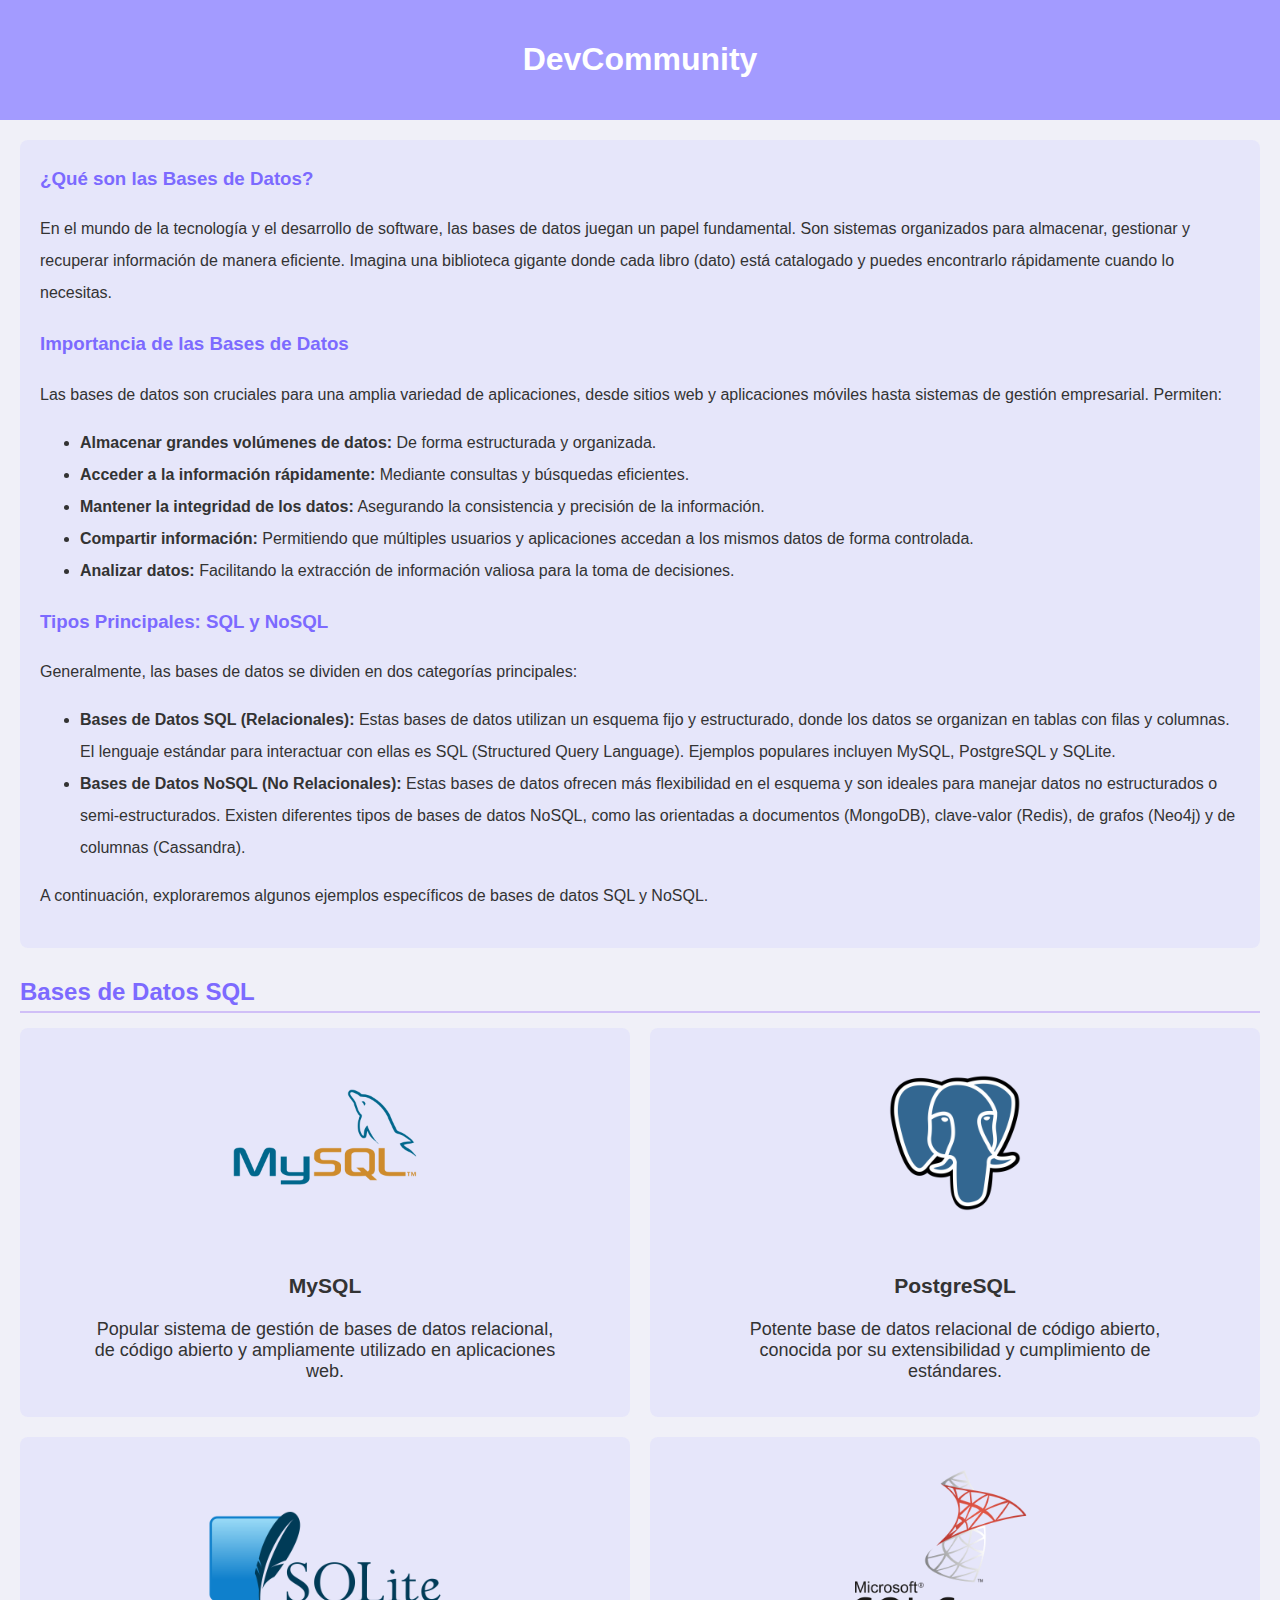
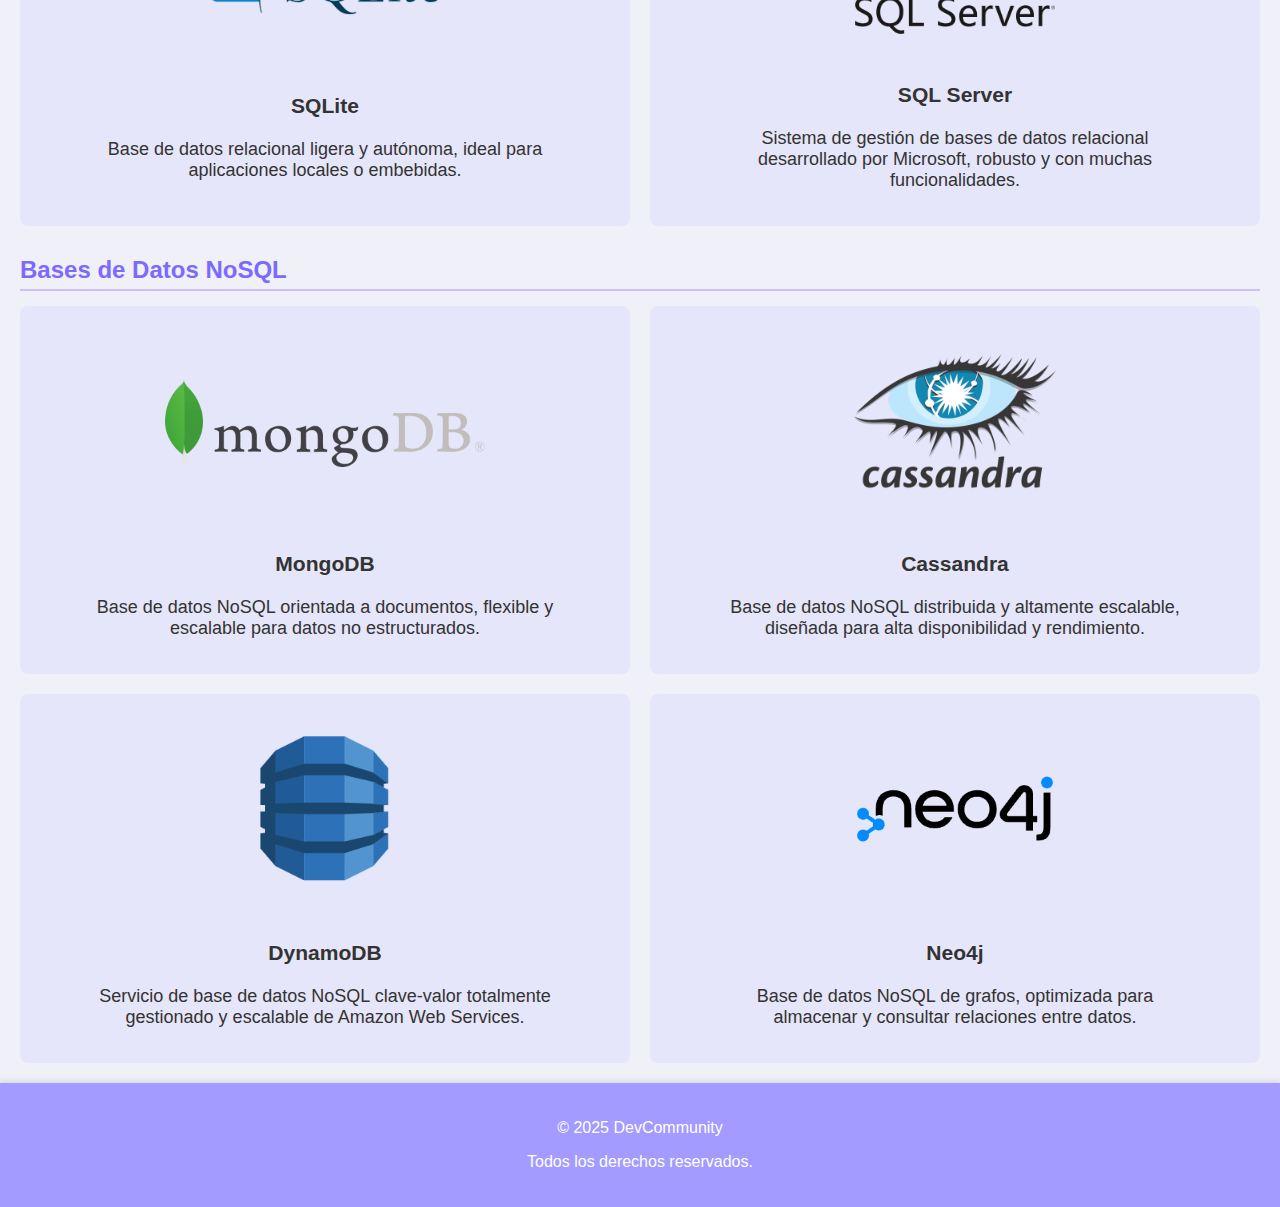
<file: index.html>
<!DOCTYPE html>
<html lang="es">
<head>
    <meta charset="UTF-8">
    <meta name="viewport" content="width=device-width, initial-scale=1.0">
    <link rel="stylesheet" href="inicio.css">
    <title>DevCommunity</title>
</head>
<body>
    <header>
        <h1>DevCommunity</h1>
    </header>

    <div class="container">
        <section class="general-info">
            <h3>¿Qué son las Bases de Datos?</h3>
            <p>En el mundo de la tecnología y el desarrollo de software, las bases de datos juegan un papel fundamental. Son sistemas organizados para almacenar, gestionar y recuperar información de manera eficiente. Imagina una biblioteca gigante donde cada libro (dato) está catalogado y puedes encontrarlo rápidamente cuando lo necesitas.</p>

            <h3>Importancia de las Bases de Datos</h3>
            <p>Las bases de datos son cruciales para una amplia variedad de aplicaciones, desde sitios web y aplicaciones móviles hasta sistemas de gestión empresarial. Permiten:</p>
            <ul>
                <li><strong>Almacenar grandes volúmenes de datos:</strong> De forma estructurada y organizada.</li>
                <li><strong>Acceder a la información rápidamente:</strong> Mediante consultas y búsquedas eficientes.</li>
                <li><strong>Mantener la integridad de los datos:</strong> Asegurando la consistencia y precisión de la información.</li>
                <li><strong>Compartir información:</strong> Permitiendo que múltiples usuarios y aplicaciones accedan a los mismos datos de forma controlada.</li>
                <li><strong>Analizar datos:</strong> Facilitando la extracción de información valiosa para la toma de decisiones.</li>
            </ul>

            <h3>Tipos Principales: SQL y NoSQL</h3>
            <p>Generalmente, las bases de datos se dividen en dos categorías principales:</p>
            <ul>
                <li><strong>Bases de Datos SQL (Relacionales):</strong> Estas bases de datos utilizan un esquema fijo y estructurado, donde los datos se organizan en tablas con filas y columnas. El lenguaje estándar para interactuar con ellas es SQL (Structured Query Language). Ejemplos populares incluyen MySQL, PostgreSQL y SQLite.</li>
                <li><strong>Bases de Datos NoSQL (No Relacionales):</strong> Estas bases de datos ofrecen más flexibilidad en el esquema y son ideales para manejar datos no estructurados o semi-estructurados. Existen diferentes tipos de bases de datos NoSQL, como las orientadas a documentos (MongoDB), clave-valor (Redis), de grafos (Neo4j) y de columnas (Cassandra).</li>
            </ul>
            <p>A continuación, exploraremos algunos ejemplos específicos de bases de datos SQL y NoSQL.</p>
        </section>
        <h2>Bases de Datos SQL</h2>
        <div class="database-grid">
            <a href="mysql.html" class="database-card">
                <img src="imagenes/mysql.png" alt="MySQL">
                <h3>MySQL</h3>
                <p>Popular sistema de gestión de bases de datos relacional, de código abierto y ampliamente utilizado en aplicaciones web.</p>
            </a>
            <a href="postgresql.html" class="database-card">
                <img src="imagenes/PostgreSQL.png" alt="PostgreSQL">
                <h3>PostgreSQL</h3>
                <p>Potente base de datos relacional de código abierto, conocida por su extensibilidad y cumplimiento de estándares.</p>
            </a>
            <a href="sqlite.html" class="database-card">
                <img src="imagenes/SQLite.png" alt="SQLite">
                <h3>SQLite</h3>
                <p>Base de datos relacional ligera y autónoma, ideal para aplicaciones locales o embebidas.</p>
            </a>
            <a href="sqlserver.html" class="database-card">
                <img src="imagenes/SQLserver.png" alt="SQL Server">
                <h3>SQL Server</h3>
                <p>Sistema de gestión de bases de datos relacional desarrollado por Microsoft, robusto y con muchas funcionalidades.</p>
            </a>
        </div>

        <h2>Bases de Datos NoSQL</h2>
        <div class="database-grid">
            <a href="mongodb.html" class="database-card">
                <img src="imagenes/MongoDB.png" alt="MongoDB">
                <h3>MongoDB</h3>
                <p>Base de datos NoSQL orientada a documentos, flexible y escalable para datos no estructurados.</p>
            </a>
            <a href="cassandra.html" class="database-card">
                <img src="imagenes/Cassandra.png" alt="Cassandra">
                <h3>Cassandra</h3>
                <p>Base de datos NoSQL distribuida y altamente escalable, diseñada para alta disponibilidad y rendimiento.</p>
            </a>
            <a href="dynamodb.html" class="database-card">
                <img src="imagenes/DynamoDB.webp" alt="DynamoDB">
                <h3>DynamoDB</h3>
                <p>Servicio de base de datos NoSQL clave-valor totalmente gestionado y escalable de Amazon Web Services.</p>
            </a>
            <a href="neo4j.html" class="database-card">
                <img src="imagenes/neo4j.webp" alt="Neo4j">
                <h3>Neo4j</h3>
                <p>Base de datos NoSQL de grafos, optimizada para almacenar y consultar relaciones entre datos.</p>
            </a>
        </div>
    </div>
    <footer>
        <p>&copy; 2025 DevCommunity</p>
        <p>Todos los derechos reservados.</p>
    </footer>
</body>
</html>
</file>
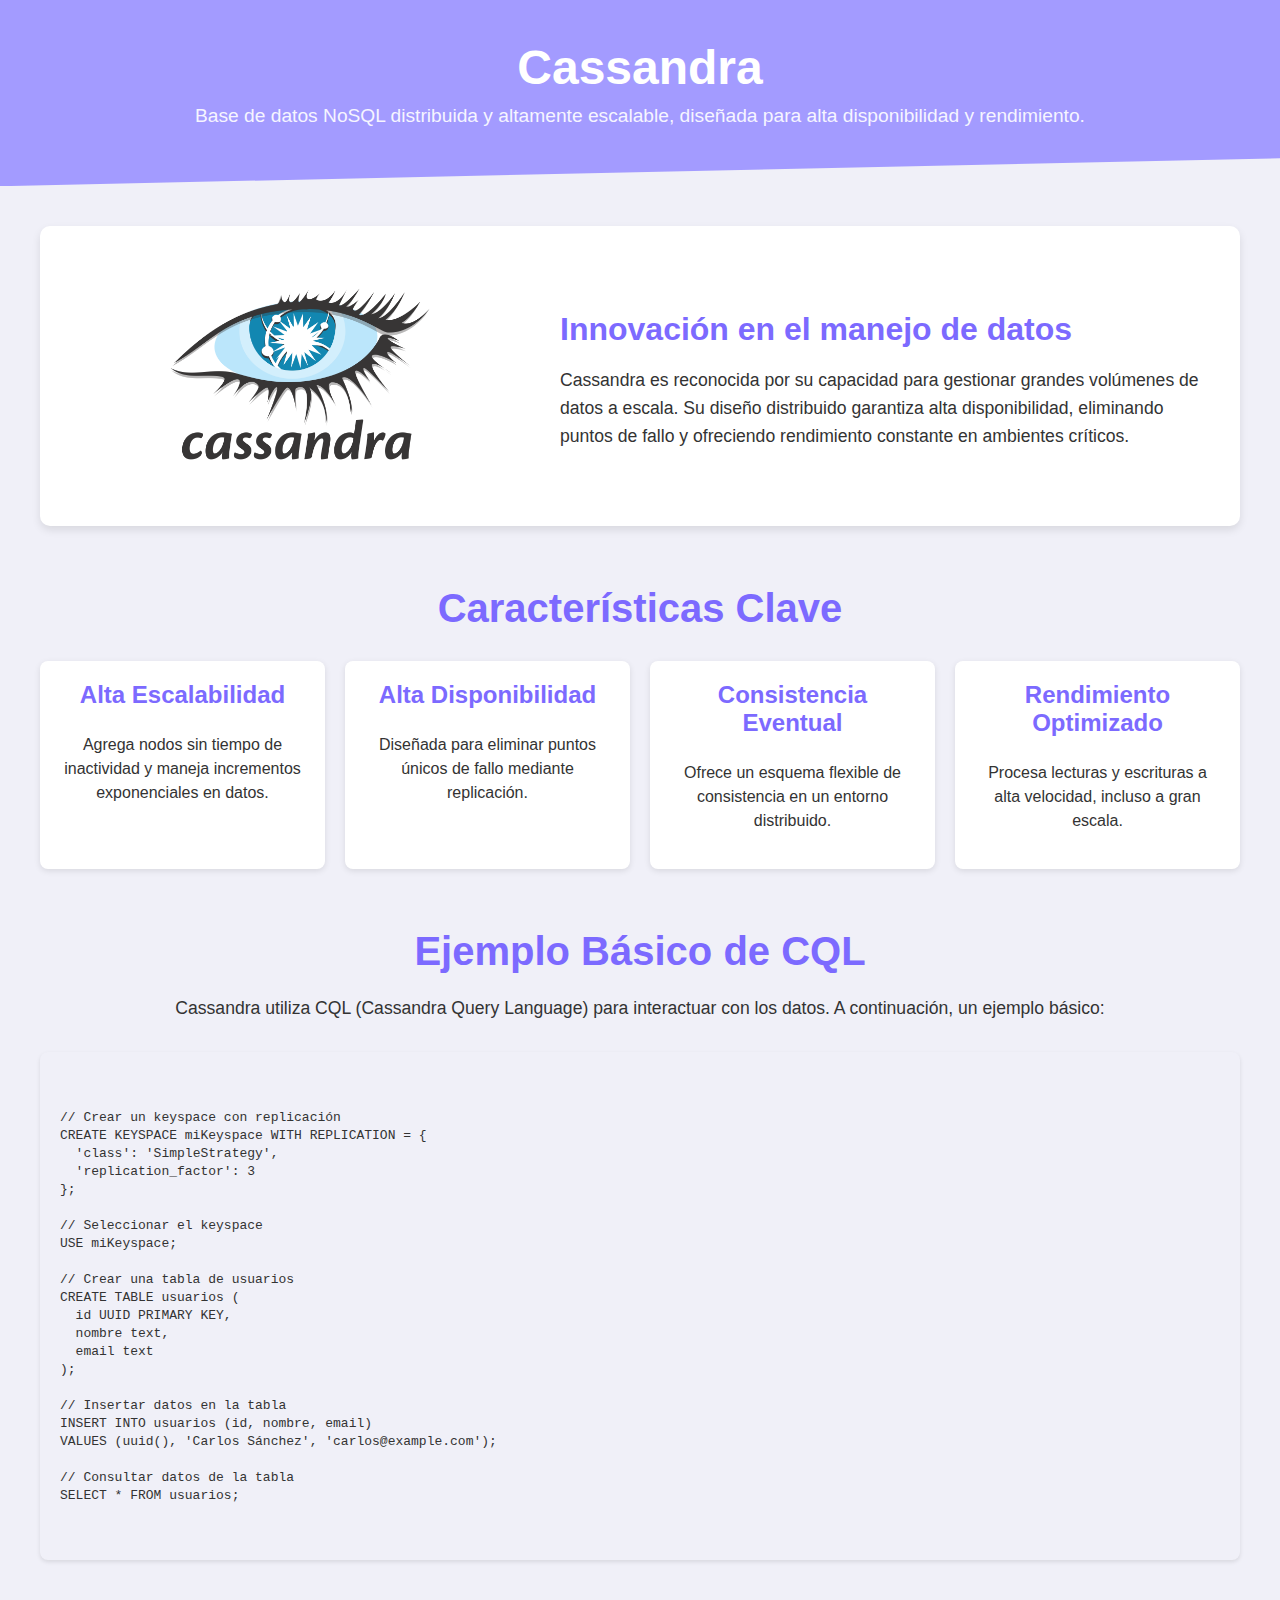
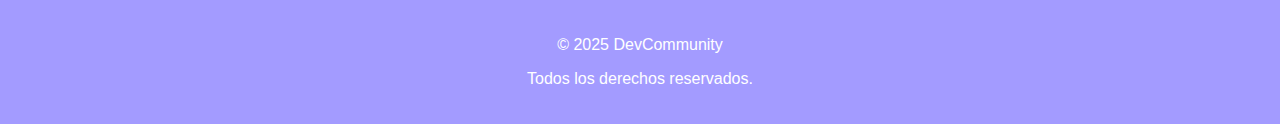
<file: cassandra.html>
<!DOCTYPE html>
<html lang="es">
<head>
  <meta charset="UTF-8">
  <meta name="viewport" content="width=device-width, initial-scale=1.0">
  <link rel="stylesheet" href="cassandra.css">
  <title>Cassandra - DevCommunity</title>
</head>
<body>
  <header>
    <h1>Cassandra</h1>
    <p>
      Base de datos NoSQL distribuida y altamente escalable, diseñada para alta disponibilidad y rendimiento.
    </p>
  </header>

  <div class="main-container">
    <section class="overview-section">
      <div class="overview-image">
        <img src="imagenes/Cassandra.png" alt="Logo de Cassandra">
      </div>
      <div class="overview-text">
        <h2>Innovación en el manejo de datos</h2>
        <p>
          Cassandra es reconocida por su capacidad para gestionar grandes volúmenes de datos a escala. Su diseño distribuido garantiza alta disponibilidad, eliminando puntos de fallo y ofreciendo rendimiento constante en ambientes críticos.
        </p>
      </div>
    </section>

    <section class="features-section">
      <h2>Características Clave</h2>
      <div class="features-grid">
        <div class="feature-box">
          <h3>Alta Escalabilidad</h3>
          <p>Agrega nodos sin tiempo de inactividad y maneja incrementos exponenciales en datos.</p>
        </div>
        <div class="feature-box">
          <h3>Alta Disponibilidad</h3>
          <p>Diseñada para eliminar puntos únicos de fallo mediante replicación.</p>
        </div>
        <div class="feature-box">
          <h3>Consistencia Eventual</h3>
          <p>Ofrece un esquema flexible de consistencia en un entorno distribuido.</p>
        </div>
        <div class="feature-box">
          <h3>Rendimiento Optimizado</h3>
          <p>Procesa lecturas y escrituras a alta velocidad, incluso a gran escala.</p>
        </div>
      </div>
    </section>

    <section class="demo-section">
      <h2>Ejemplo Básico de CQL</h2>
      <p>
        Cassandra utiliza CQL (Cassandra Query Language) para interactuar con los datos. A continuación, un ejemplo básico:
      </p>
      <div class="demo-code">
        <code>
// Crear un keyspace con replicación
CREATE KEYSPACE miKeyspace WITH REPLICATION = {
  'class': 'SimpleStrategy',
  'replication_factor': 3
};

// Seleccionar el keyspace
USE miKeyspace;

// Crear una tabla de usuarios
CREATE TABLE usuarios (
  id UUID PRIMARY KEY,
  nombre text,
  email text
);

// Insertar datos en la tabla
INSERT INTO usuarios (id, nombre, email)
VALUES (uuid(), 'Carlos Sánchez', 'carlos@example.com');

// Consultar datos de la tabla
SELECT * FROM usuarios;
        </code>
      </div>
    </section>
  </div>

  <footer>
    <p>&copy; 2025 DevCommunity</p>
    <p>Todos los derechos reservados.</p>
  </footer>
</body>
</html>
</file>
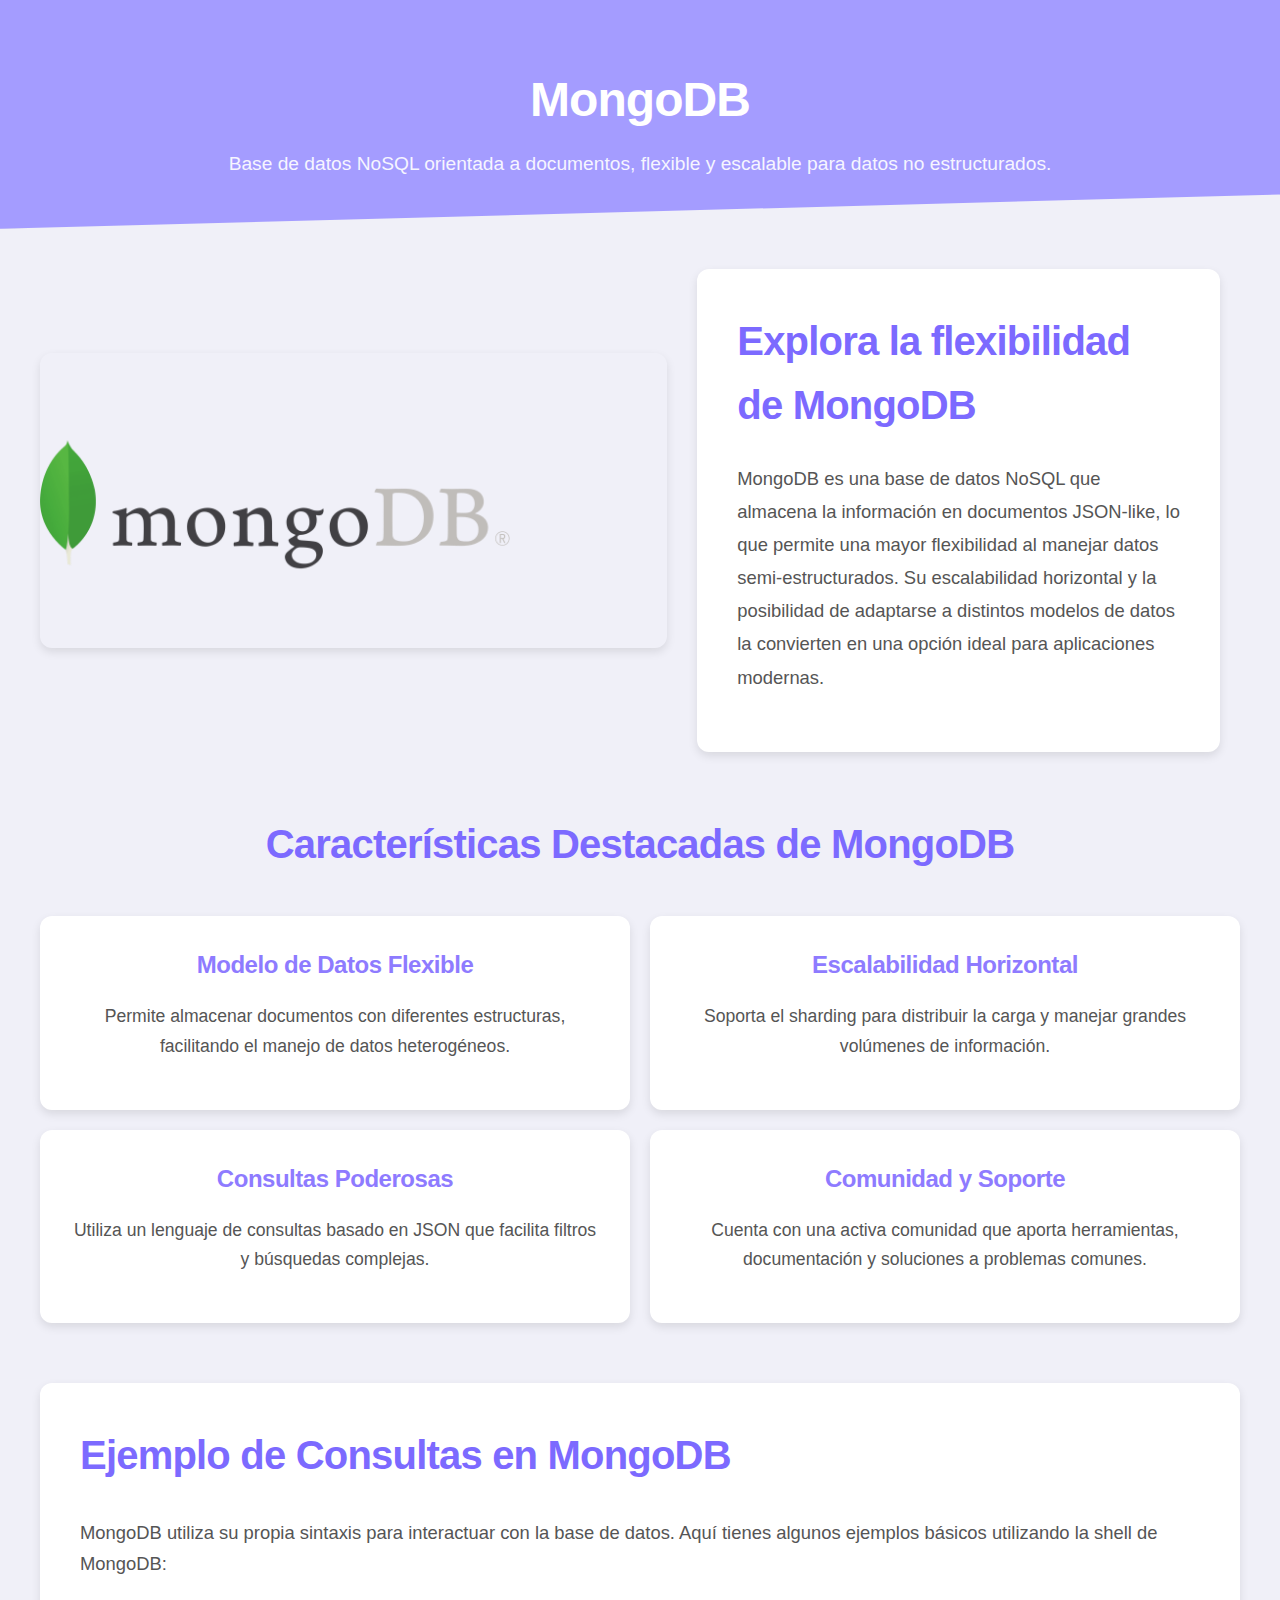
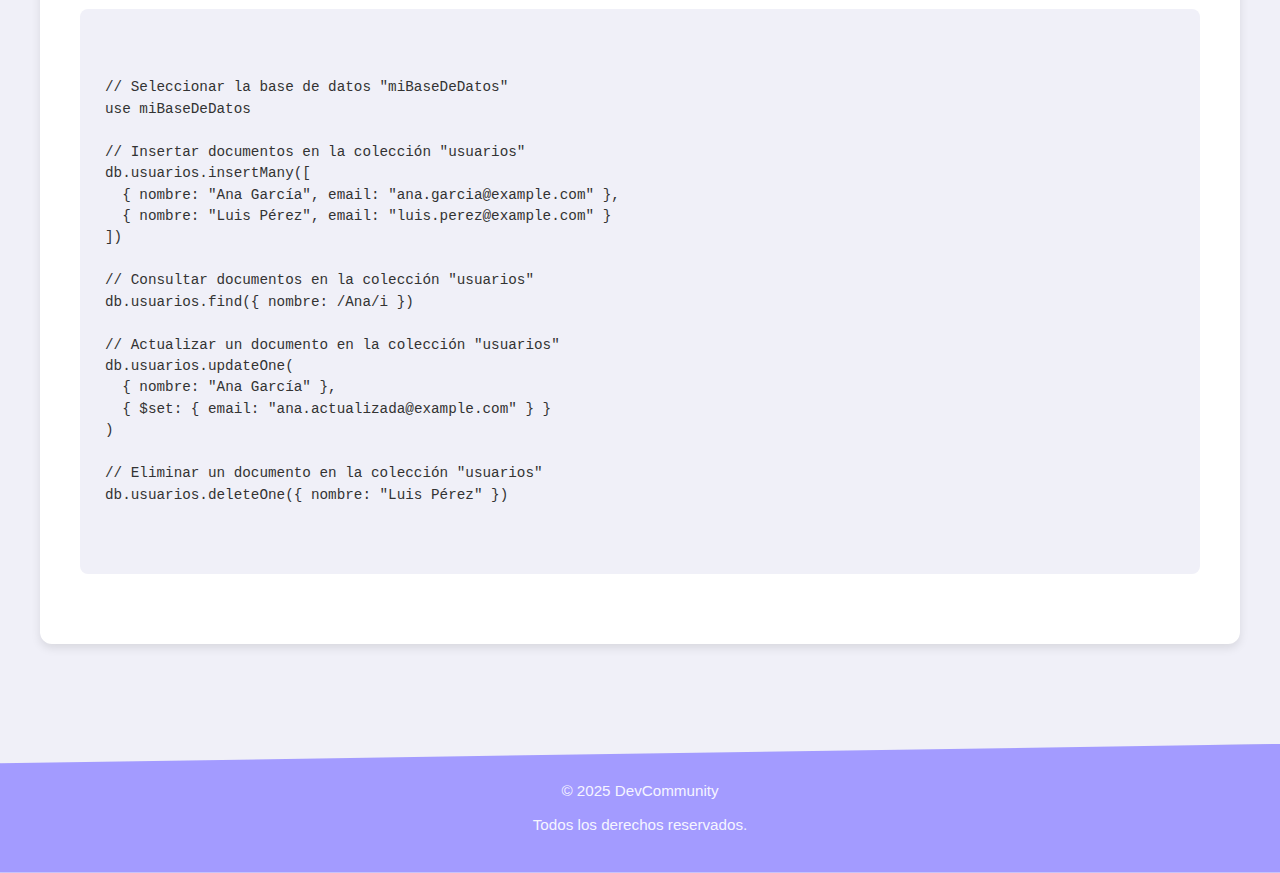
<file: mongodb.html>
<!DOCTYPE html>
<html lang="es">
<head>
  <meta charset="UTF-8">
  <meta name="viewport" content="width=device-width, initial-scale=1.0">
  <link rel="stylesheet" href="mongodb.css">
  <title>MongoDB - DevCommunity</title>
</head>
<body>
  <header>
    <h1>MongoDB</h1>
    <p>
      Base de datos NoSQL orientada a documentos, flexible y escalable para datos no estructurados.
    </p>
  </header>

  <div class="container">
    <section class="intro-section">
      <div class="image-container">
        <img src="imagenes/MongoDB.png" alt="Logo de MongoDB">
      </div>
      <div class="text-content">
        <h2>Explora la flexibilidad de MongoDB</h2>
        <p>
          MongoDB es una base de datos NoSQL que almacena la información en documentos JSON-like, lo que permite una mayor flexibilidad al manejar datos semi-estructurados. Su escalabilidad horizontal y la posibilidad de adaptarse a distintos modelos de datos la convierten en una opción ideal para aplicaciones modernas.
        </p>
      </div>
    </section>

    <section class="key-features-section">
      <h2>Características Destacadas de MongoDB</h2>
      <div class="feature-cards">
        <div class="feature-card">
          <h3>Modelo de Datos Flexible</h3>
          <p>Permite almacenar documentos con diferentes estructuras, facilitando el manejo de datos heterogéneos.</p>
        </div>
        <div class="feature-card">
          <h3>Escalabilidad Horizontal</h3>
          <p>Soporta el sharding para distribuir la carga y manejar grandes volúmenes de información.</p>
        </div>
        <div class="feature-card">
          <h3>Consultas Poderosas</h3>
          <p>Utiliza un lenguaje de consultas basado en JSON que facilita filtros y búsquedas complejas.</p>
        </div>
        <div class="feature-card">
          <h3>Comunidad y Soporte</h3>
          <p>Cuenta con una activa comunidad que aporta herramientas, documentación y soluciones a problemas comunes.</p>
        </div>
      </div>
    </section>

    <section class="code-section">
      <h2>Ejemplo de Consultas en MongoDB</h2>
      <p>
        MongoDB utiliza su propia sintaxis para interactuar con la base de datos. Aquí tienes algunos ejemplos básicos utilizando la shell de MongoDB:
      </p>
      <div class="code-example">
        <code>
// Seleccionar la base de datos "miBaseDeDatos"
use miBaseDeDatos

// Insertar documentos en la colección "usuarios"
db.usuarios.insertMany([
  { nombre: "Ana García", email: "ana.garcia@example.com" },
  { nombre: "Luis Pérez", email: "luis.perez@example.com" }
])

// Consultar documentos en la colección "usuarios"
db.usuarios.find({ nombre: /Ana/i })

// Actualizar un documento en la colección "usuarios"
db.usuarios.updateOne(
  { nombre: "Ana García" },
  { $set: { email: "ana.actualizada@example.com" } }
)

// Eliminar un documento en la colección "usuarios"
db.usuarios.deleteOne({ nombre: "Luis Pérez" })
        </code>
      </div>
    </section>
  </div>

  <footer>
    <p>&copy; 2025 DevCommunity</p>
    <p>Todos los derechos reservados.</p>
  </footer>
</body>
</html>
</file>
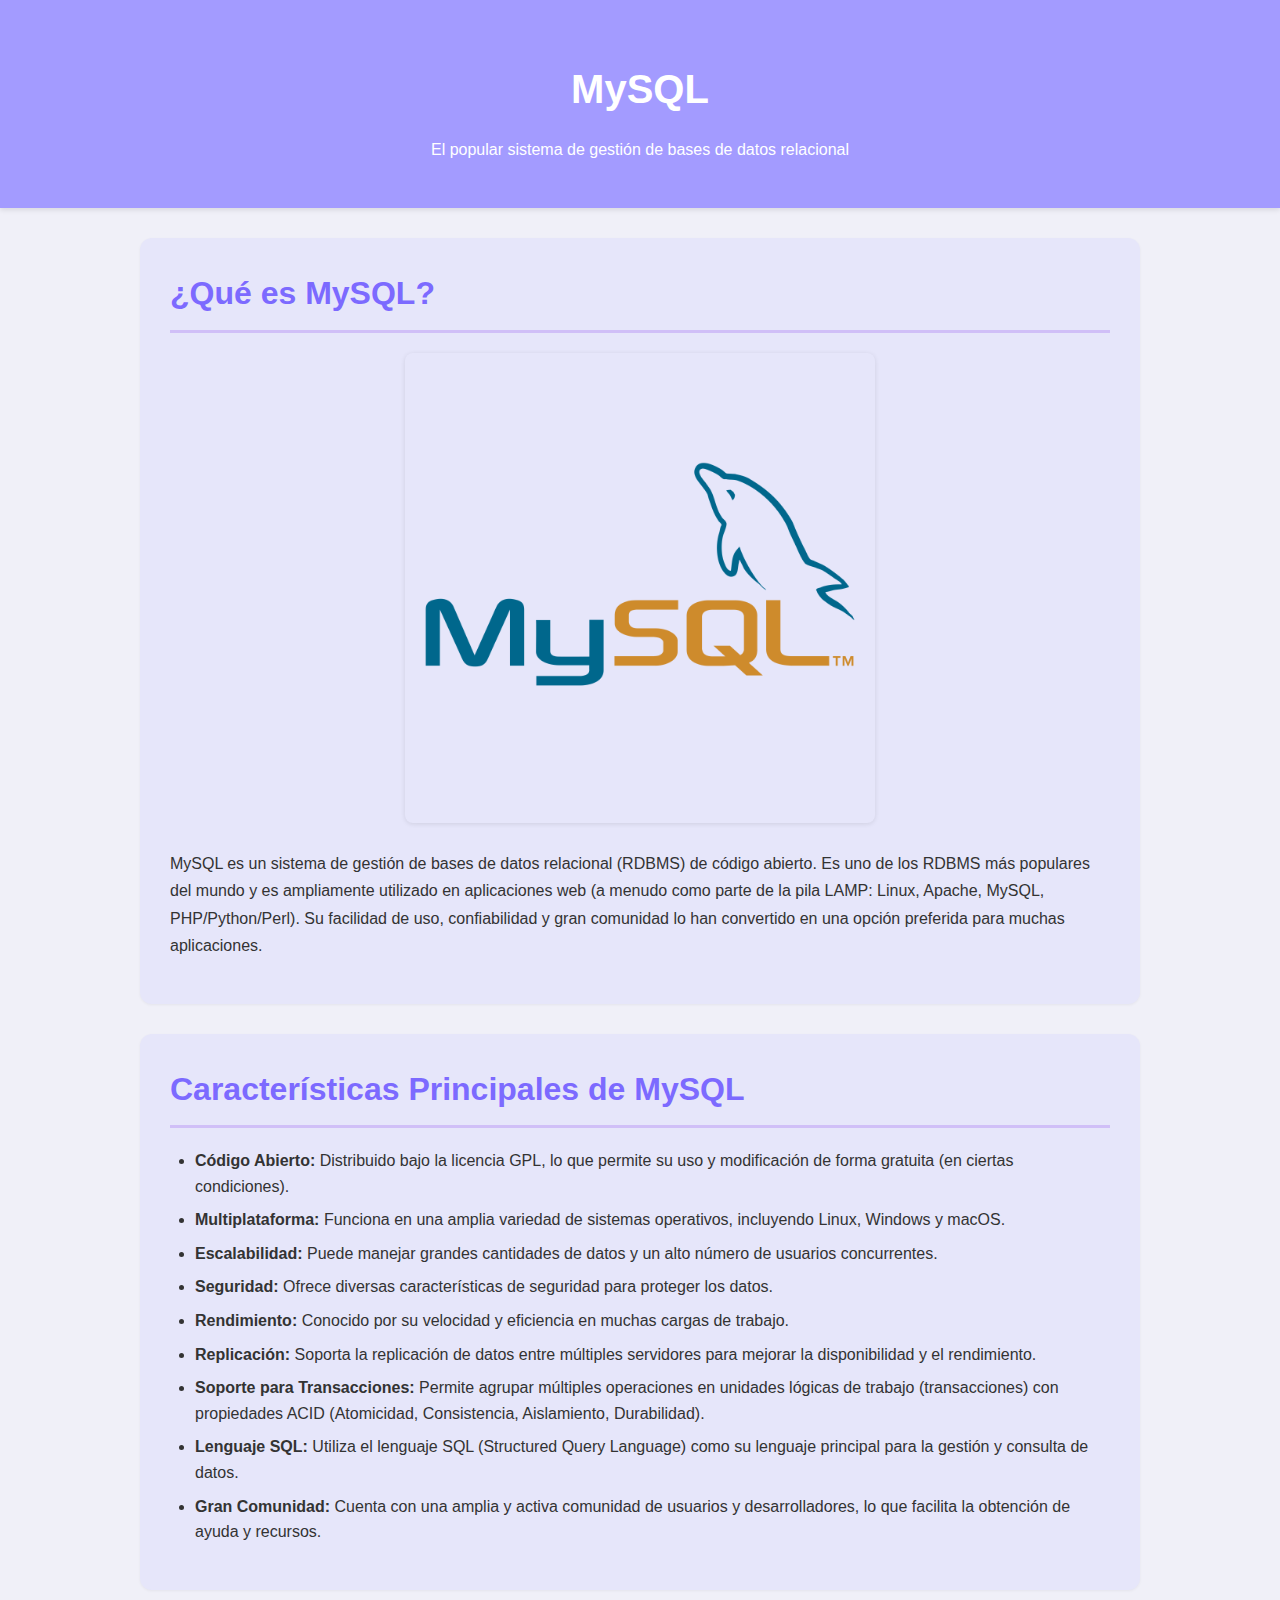
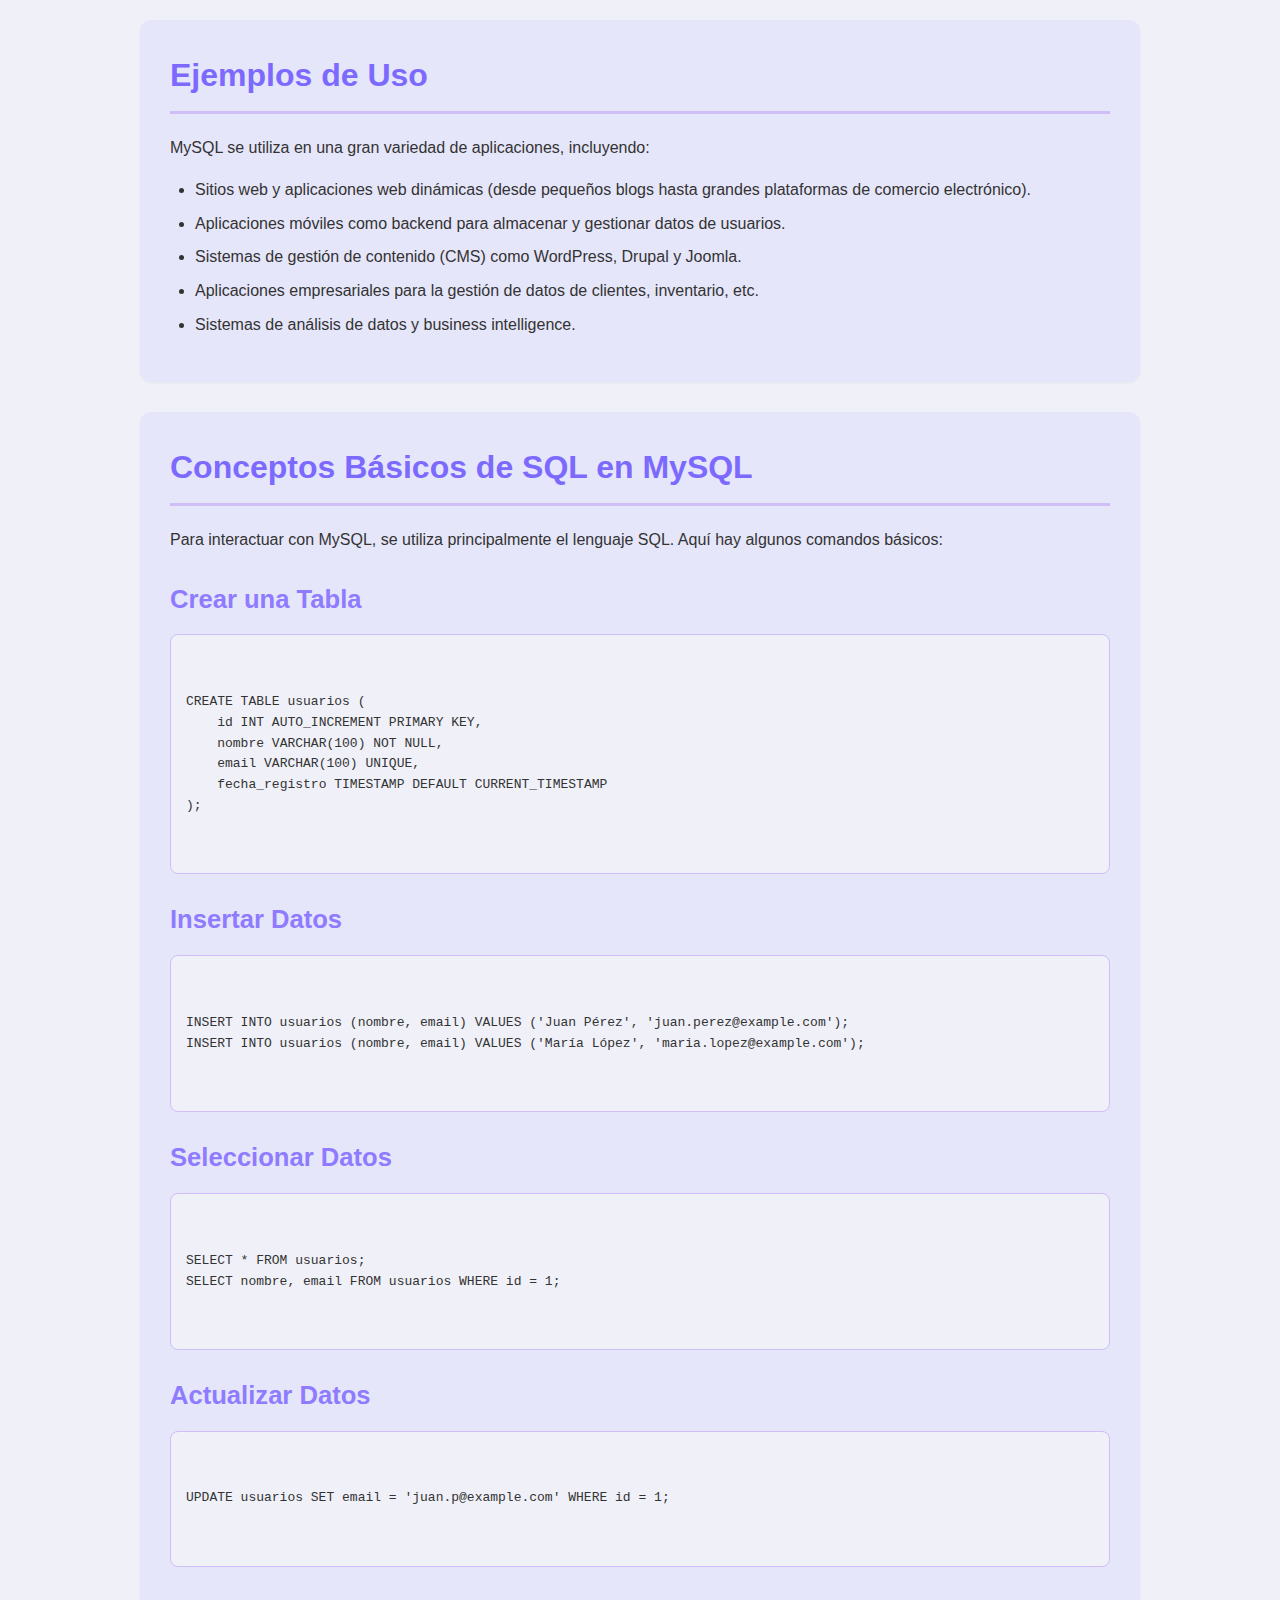
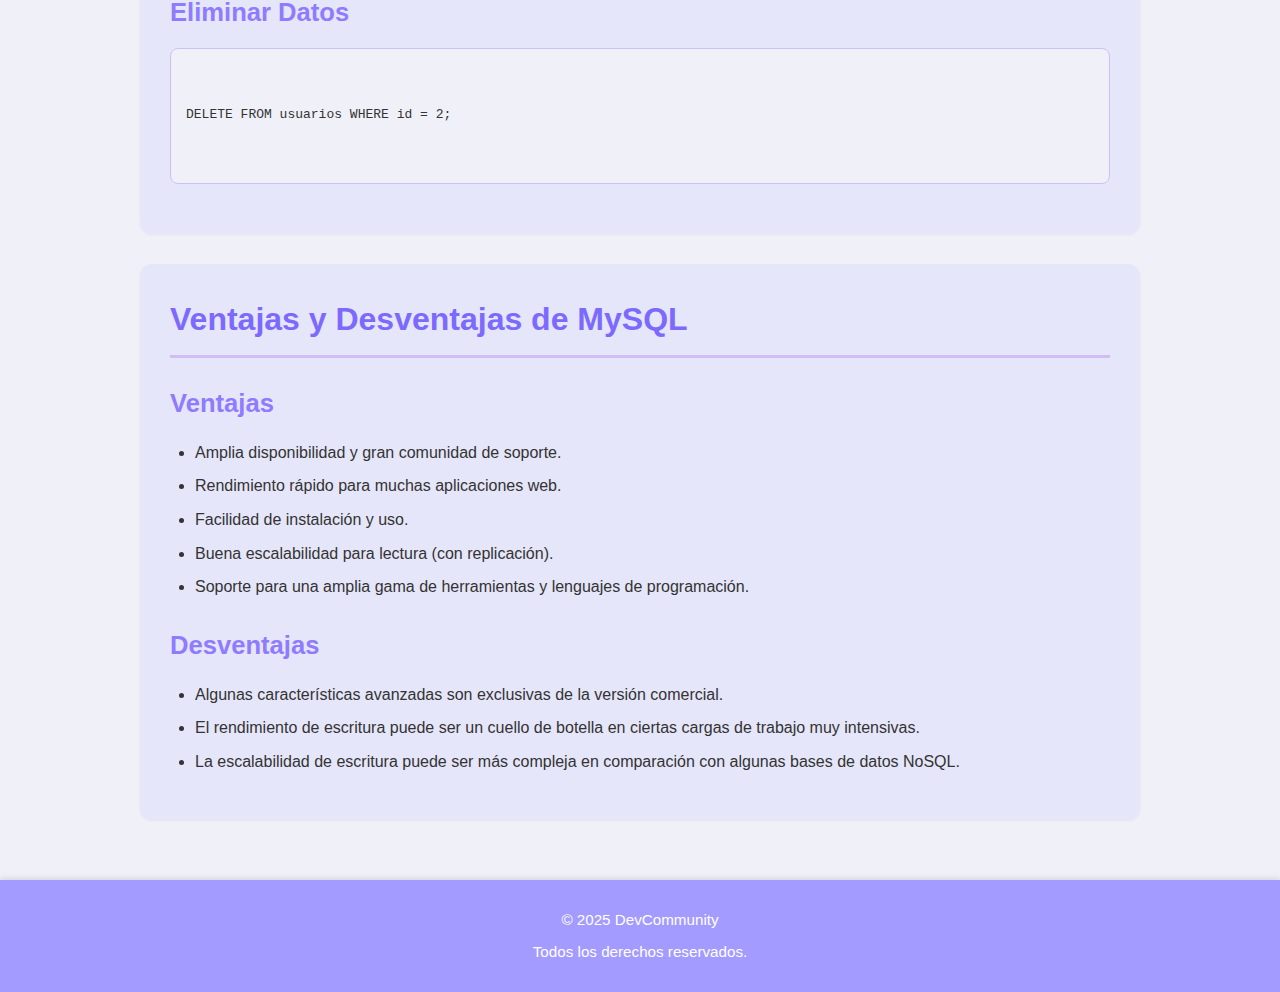
<file: mysql.html>
<!DOCTYPE html>
<html lang="es">
<head>
    <meta charset="UTF-8">
    <meta name="viewport" content="width=device-width, initial-scale=1.0">
    <link rel="stylesheet" href="mysql.css">
    <title>MySQL - DevCommunity</title>
    <style>

    </style>
</head>
<body>
    <header>
        <h1>MySQL</h1>
        <p>El popular sistema de gestión de bases de datos relacional</p>
    </header>

    <div class="container">
        <section class="section">
            <h2>¿Qué es MySQL?</h2>
            <div class="image-container">
                <img src="imagenes/mysql.png" alt="Logo de MySQL">
            </div>
            <p>MySQL es un sistema de gestión de bases de datos relacional (RDBMS) de código abierto. Es uno de los RDBMS más populares del mundo y es ampliamente utilizado en aplicaciones web (a menudo como parte de la pila LAMP: Linux, Apache, MySQL, PHP/Python/Perl). Su facilidad de uso, confiabilidad y gran comunidad lo han convertido en una opción preferida para muchas aplicaciones.</p>
        </section>

        <section class="section">
            <h2>Características Principales de MySQL</h2>
            <ul>
                <li><strong>Código Abierto:</strong> Distribuido bajo la licencia GPL, lo que permite su uso y modificación de forma gratuita (en ciertas condiciones).</li>
                <li><strong>Multiplataforma:</strong> Funciona en una amplia variedad de sistemas operativos, incluyendo Linux, Windows y macOS.</li>
                <li><strong>Escalabilidad:</strong> Puede manejar grandes cantidades de datos y un alto número de usuarios concurrentes.</li>
                <li><strong>Seguridad:</strong> Ofrece diversas características de seguridad para proteger los datos.</li>
                <li><strong>Rendimiento:</strong> Conocido por su velocidad y eficiencia en muchas cargas de trabajo.</li>
                <li><strong>Replicación:</strong> Soporta la replicación de datos entre múltiples servidores para mejorar la disponibilidad y el rendimiento.</li>
                <li><strong>Soporte para Transacciones:</strong> Permite agrupar múltiples operaciones en unidades lógicas de trabajo (transacciones) con propiedades ACID (Atomicidad, Consistencia, Aislamiento, Durabilidad).</li>
                <li><strong>Lenguaje SQL:</strong> Utiliza el lenguaje SQL (Structured Query Language) como su lenguaje principal para la gestión y consulta de datos.</li>
                <li><strong>Gran Comunidad:</strong> Cuenta con una amplia y activa comunidad de usuarios y desarrolladores, lo que facilita la obtención de ayuda y recursos.</li>
            </ul>
        </section>

        <section class="section">
            <h2>Ejemplos de Uso</h2>
            <p>MySQL se utiliza en una gran variedad de aplicaciones, incluyendo:</p>
            <ul>
                <li>Sitios web y aplicaciones web dinámicas (desde pequeños blogs hasta grandes plataformas de comercio electrónico).</li>
                <li>Aplicaciones móviles como backend para almacenar y gestionar datos de usuarios.</li>
                <li>Sistemas de gestión de contenido (CMS) como WordPress, Drupal y Joomla.</li>
                <li>Aplicaciones empresariales para la gestión de datos de clientes, inventario, etc.</li>
                <li>Sistemas de análisis de datos y business intelligence.</li>
            </ul>
        </section>

        <section class="section">
            <h2>Conceptos Básicos de SQL en MySQL</h2>
            <p>Para interactuar con MySQL, se utiliza principalmente el lenguaje SQL. Aquí hay algunos comandos básicos:</p>
            <h3>Crear una Tabla</h3>
            <div class="code-example">
                <code>
CREATE TABLE usuarios (
    id INT AUTO_INCREMENT PRIMARY KEY,
    nombre VARCHAR(100) NOT NULL,
    email VARCHAR(100) UNIQUE,
    fecha_registro TIMESTAMP DEFAULT CURRENT_TIMESTAMP
);
                </code>
            </div>

            <h3>Insertar Datos</h3>
            <div class="code-example">
                <code>
INSERT INTO usuarios (nombre, email) VALUES ('Juan Pérez', 'juan.perez@example.com');
INSERT INTO usuarios (nombre, email) VALUES ('María López', 'maria.lopez@example.com');
                </code>
            </div>

            <h3>Seleccionar Datos</h3>
            <div class="code-example">
                <code>
SELECT * FROM usuarios;
SELECT nombre, email FROM usuarios WHERE id = 1;
                </code>
            </div>

            <h3>Actualizar Datos</h3>
            <div class="code-example">
                <code>
UPDATE usuarios SET email = 'juan.p@example.com' WHERE id = 1;
                </code>
            </div>

            <h3>Eliminar Datos</h3>
            <div class="code-example">
                <code>
DELETE FROM usuarios WHERE id = 2;
                </code>
            </div>
        </section>

        <section class="section">
            <h2>Ventajas y Desventajas de MySQL</h2>
            <h3>Ventajas</h3>
            <ul>
                <li>Amplia disponibilidad y gran comunidad de soporte.</li>
                <li>Rendimiento rápido para muchas aplicaciones web.</li>
                <li>Facilidad de instalación y uso.</li>
                <li>Buena escalabilidad para lectura (con replicación).</li>
                <li>Soporte para una amplia gama de herramientas y lenguajes de programación.</li>
            </ul>
            <h3>Desventajas</h3>
            <ul>
                <li>Algunas características avanzadas son exclusivas de la versión comercial.</li>
                <li>El rendimiento de escritura puede ser un cuello de botella en ciertas cargas de trabajo muy intensivas.</li>
                <li>La escalabilidad de escritura puede ser más compleja en comparación con algunas bases de datos NoSQL.</li>
            </ul>
        </section>
    </div>

    <footer>
        <p>&copy; 2025 DevCommunity</p>
        <p>Todos los derechos reservados.</p>
    </footer>
</body>
</html>
</file>
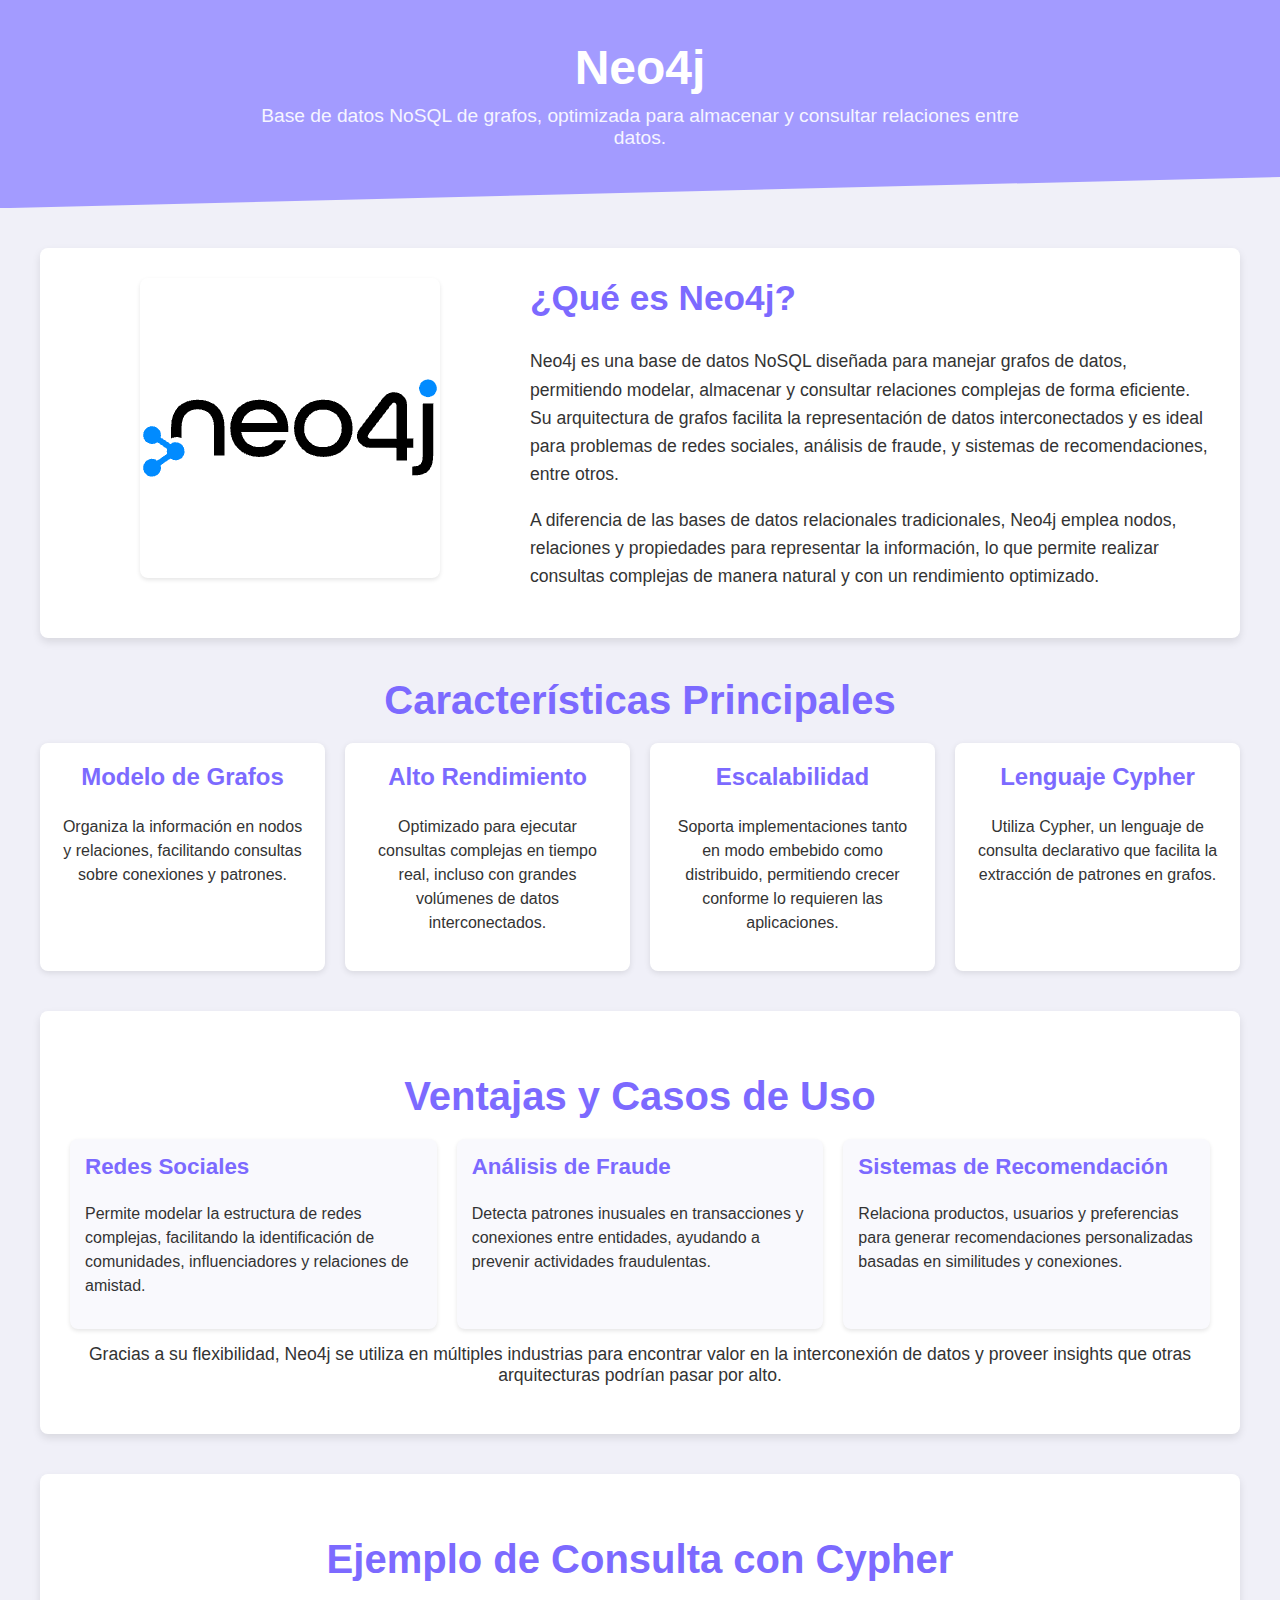
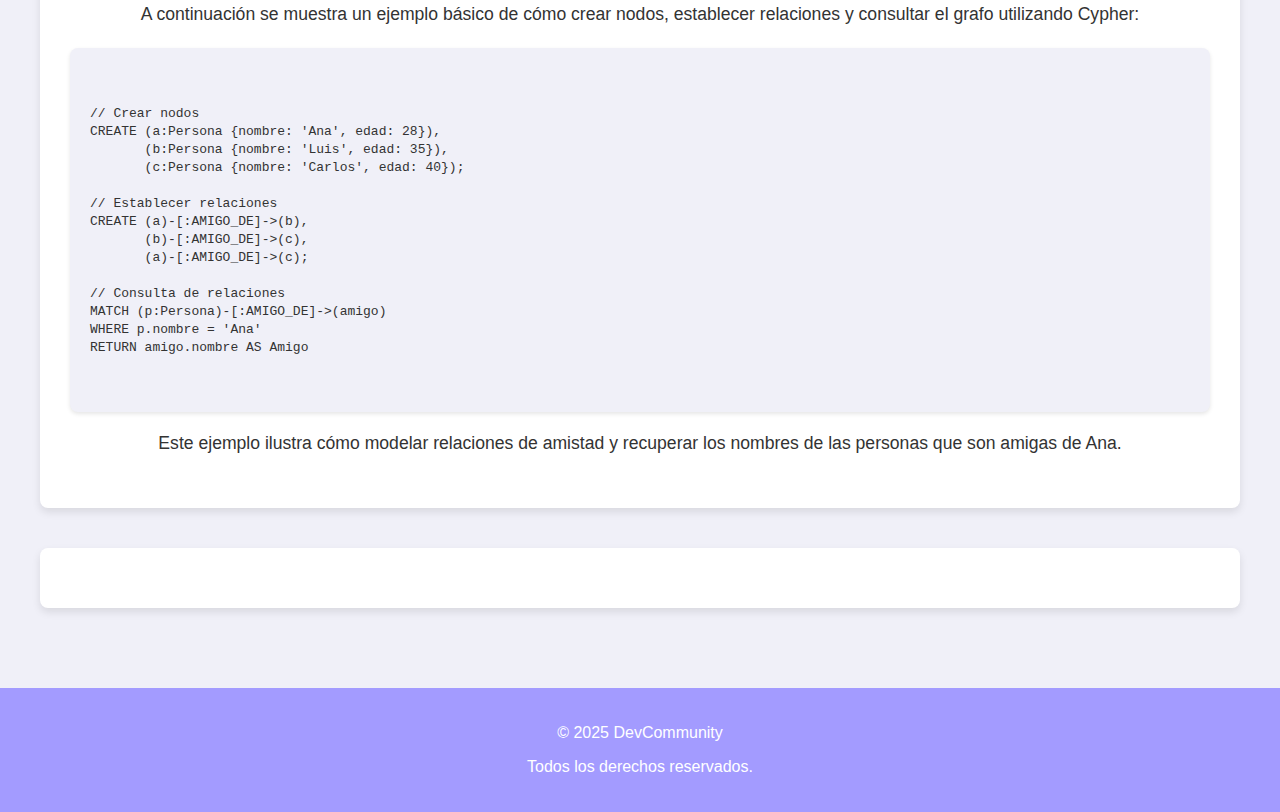
<file: neo4j.html>
<!DOCTYPE html>
<html lang="es">
<head>
  <meta charset="UTF-8">
  <meta name="viewport" content="width=device-width, initial-scale=1.0">
  <link rel="stylesheet" href="neo4j.css">
  <title>Neo4j - DevCommunity</title>
</head>
<body>
  <header>
    <div class="header-content">
      <h1>Neo4j</h1>
      <p>Base de datos NoSQL de grafos, optimizada para almacenar y consultar relaciones entre datos.</p>
    </div>
  </header>

  <main class="container">
    <!-- Sección de introducción -->
    <section class="intro-section">
      <div class="intro-image">
        <img src="imagenes/neo4j.webp" alt="Logo de Neo4j">
      </div>
      <div class="intro-text">
        <h2>¿Qué es Neo4j?</h2>
        <p>
          Neo4j es una base de datos NoSQL diseñada para manejar grafos de datos, permitiendo modelar, almacenar y consultar relaciones complejas de forma eficiente. Su arquitectura de grafos facilita la representación de datos interconectados y es ideal para problemas de redes sociales, análisis de fraude, y sistemas de recomendaciones, entre otros.
        </p>
        <p>
          A diferencia de las bases de datos relacionales tradicionales, Neo4j emplea nodos, relaciones y propiedades para representar la información, lo que permite realizar consultas complejas de manera natural y con un rendimiento optimizado.
        </p>
      </div>
    </section>

    <!-- Sección de características -->
    <section class="features-section">
      <h2>Características Principales</h2>
      <div class="features-grid">
        <div class="feature-box">
          <h3>Modelo de Grafos</h3>
          <p>Organiza la información en nodos y relaciones, facilitando consultas sobre conexiones y patrones.</p>
        </div>
        <div class="feature-box">
          <h3>Alto Rendimiento</h3>
          <p>Optimizado para ejecutar consultas complejas en tiempo real, incluso con grandes volúmenes de datos interconectados.</p>
        </div>
        <div class="feature-box">
          <h3>Escalabilidad</h3>
          <p>Soporta implementaciones tanto en modo embebido como distribuido, permitiendo crecer conforme lo requieren las aplicaciones.</p>
        </div>
        <div class="feature-box">
          <h3>Lenguaje Cypher</h3>
          <p>Utiliza Cypher, un lenguaje de consulta declarativo que facilita la extracción de patrones en grafos.</p>
        </div>
      </div>
    </section>

    <!-- Sección de ventajas y casos de uso -->
    <section class="use-cases-section">
      <h2>Ventajas y Casos de Uso</h2>
      <div class="cases-content">
        <div class="case">
          <h3>Redes Sociales</h3>
          <p>
            Permite modelar la estructura de redes complejas, facilitando la identificación de comunidades, influenciadores y relaciones de amistad.
          </p>
        </div>
        <div class="case">
          <h3>Análisis de Fraude</h3>
          <p>
            Detecta patrones inusuales en transacciones y conexiones entre entidades, ayudando a prevenir actividades fraudulentas.
          </p>
        </div>
        <div class="case">
          <h3>Sistemas de Recomendación</h3>
          <p>
            Relaciona productos, usuarios y preferencias para generar recomendaciones personalizadas basadas en similitudes y conexiones.
          </p>
        </div>
      </div>
      <p class="additional-info">
        Gracias a su flexibilidad, Neo4j se utiliza en múltiples industrias para encontrar valor en la interconexión de datos y proveer insights que otras arquitecturas podrían pasar por alto.
      </p>
    </section>

    <!-- Sección de Ejemplo de Consulta con Cypher -->
    <section class="cypher-section">
      <h2>Ejemplo de Consulta con Cypher</h2>
      <p>
        A continuación se muestra un ejemplo básico de cómo crear nodos, establecer relaciones y consultar el grafo utilizando Cypher:
      </p>
      <div class="code-block">
        <code>
// Crear nodos
CREATE (a:Persona {nombre: 'Ana', edad: 28}),
       (b:Persona {nombre: 'Luis', edad: 35}),
       (c:Persona {nombre: 'Carlos', edad: 40});

// Establecer relaciones
CREATE (a)-[:AMIGO_DE]-&gt;(b),
       (b)-[:AMIGO_DE]-&gt;(c),
       (a)-[:AMIGO_DE]-&gt;(c);

// Consulta de relaciones
MATCH (p:Persona)-[:AMIGO_DE]-&gt;(amigo)
WHERE p.nombre = 'Ana'
RETURN amigo.nombre AS Amigo
        </code>
      </div>
      <p>
        Este ejemplo ilustra cómo modelar relaciones de amistad y recuperar los nombres de las personas que son amigas de Ana.
      </p>
    </section>

    <!-- Sección de recursos adicionales -->
    <section class="resources-section">
    </section>
  </main>

  <footer>
    <p>&copy; 2025 DevCommunity</p>
    <p>Todos los derechos reservados.</p>
  </footer>
</body>
</html>
</file>
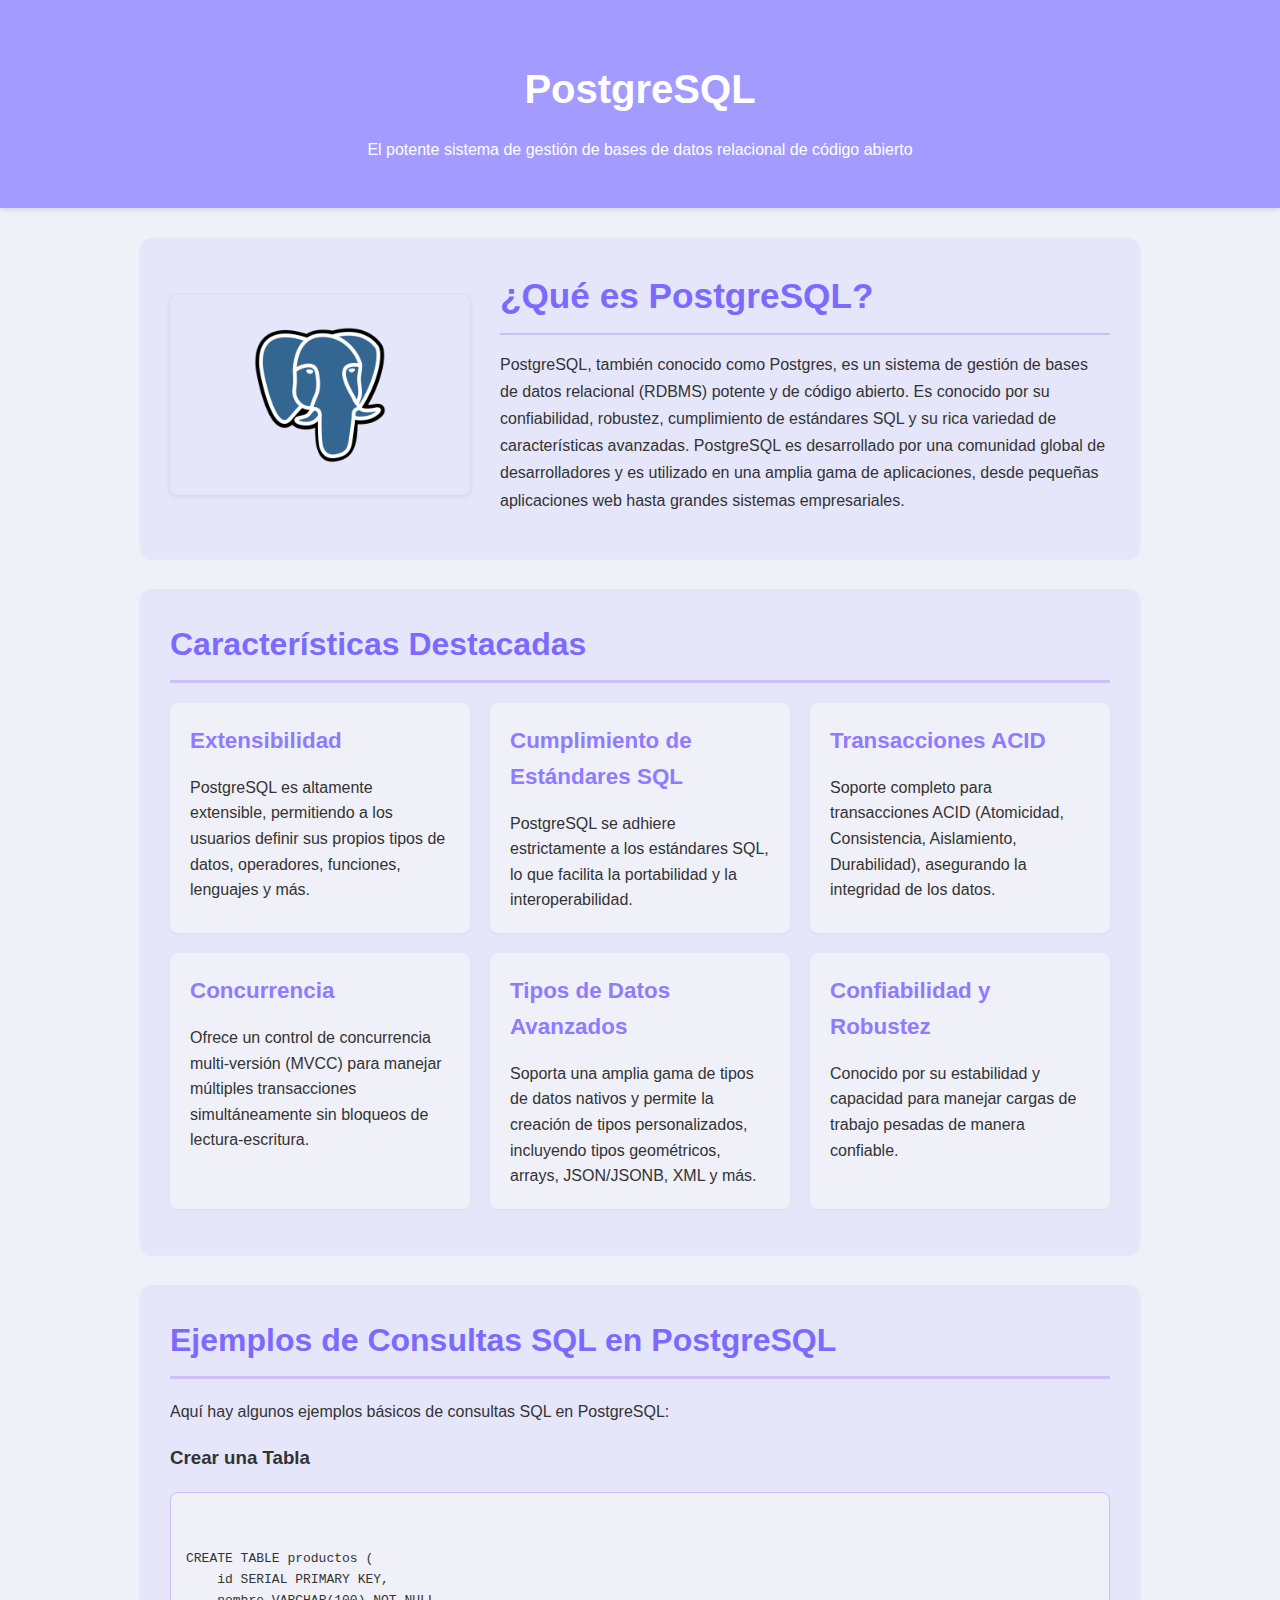
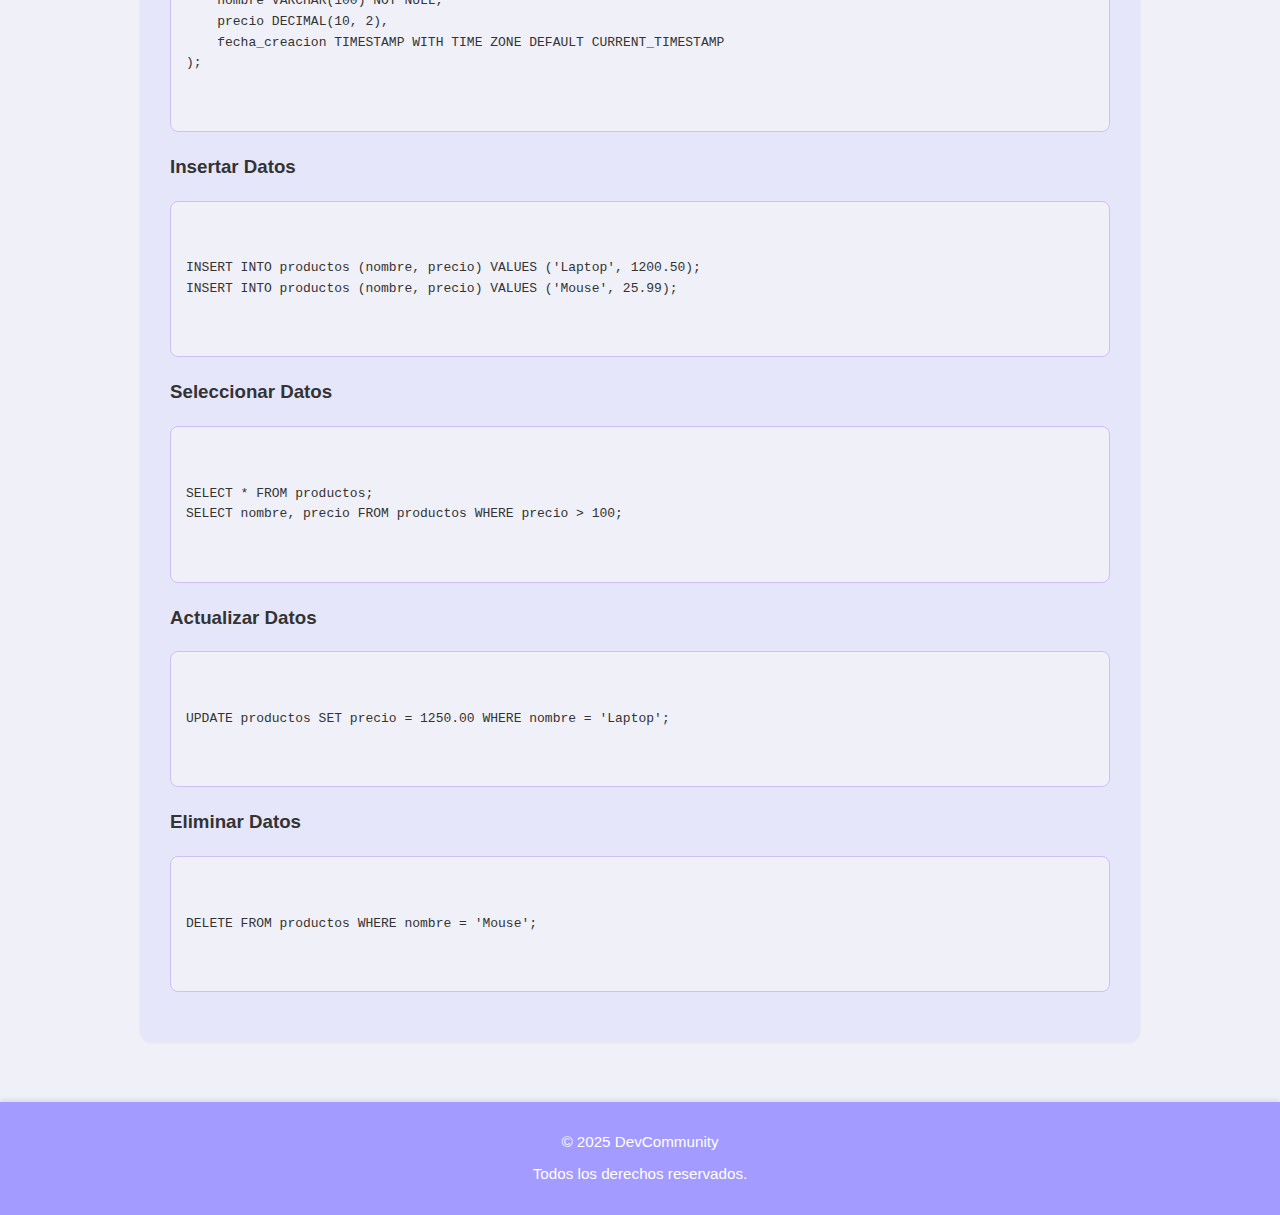
<file: postgresql.html>
<!DOCTYPE html>
<html lang="es">
<head>
    <meta charset="UTF-8">
    <meta name="viewport" content="width=device-width, initial-scale=1.0">
    <link rel="stylesheet" href="postgresql.css">
    <title>PostgreSQL - DevCommunity</title>
</head>
<body>
    <header>
        <h1>PostgreSQL</h1>
        <p>El potente sistema de gestión de bases de datos relacional de código abierto</p>
    </header>

    <div class="container">
        <section class="intro-section">
            <div class="image-container">
                <img src="imagenes/PostgreSQL.png" alt="Logo de PostgreSQL">
            </div>
            <div class="text-content">
                <h2>¿Qué es PostgreSQL?</h2>
                <p>PostgreSQL, también conocido como Postgres, es un sistema de gestión de bases de datos relacional (RDBMS) potente y de código abierto. Es conocido por su confiabilidad, robustez, cumplimiento de estándares SQL y su rica variedad de características avanzadas. PostgreSQL es desarrollado por una comunidad global de desarrolladores y es utilizado en una amplia gama de aplicaciones, desde pequeñas aplicaciones web hasta grandes sistemas empresariales.</p>
            </div>
        </section>

        <section class="feature-section">
            <h2>Características Destacadas</h2>
            <ul class="feature-list">
                <li class="feature-item">
                    <h3>Extensibilidad</h3>
                    <p>PostgreSQL es altamente extensible, permitiendo a los usuarios definir sus propios tipos de datos, operadores, funciones, lenguajes y más.</p>
                </li>
                <li class="feature-item">
                    <h3>Cumplimiento de Estándares SQL</h3>
                    <p>PostgreSQL se adhiere estrictamente a los estándares SQL, lo que facilita la portabilidad y la interoperabilidad.</p>
                </li>
                <li class="feature-item">
                    <h3>Transacciones ACID</h3>
                    <p>Soporte completo para transacciones ACID (Atomicidad, Consistencia, Aislamiento, Durabilidad), asegurando la integridad de los datos.</p>
                </li>
                <li class="feature-item">
                    <h3>Concurrencia</h3>
                    <p>Ofrece un control de concurrencia multi-versión (MVCC) para manejar múltiples transacciones simultáneamente sin bloqueos de lectura-escritura.</p>
                </li>
                <li class="feature-item">
                    <h3>Tipos de Datos Avanzados</h3>
                    <p>Soporta una amplia gama de tipos de datos nativos y permite la creación de tipos personalizados, incluyendo tipos geométricos, arrays, JSON/JSONB, XML y más.</p>
                </li>
                <li class="feature-item">
                    <h3>Confiabilidad y Robustez</h3>
                    <p>Conocido por su estabilidad y capacidad para manejar cargas de trabajo pesadas de manera confiable.</p>
                </li>
            </ul>
        </section>

        <section class="code-section">
            <h2>Ejemplos de Consultas SQL en PostgreSQL</h2>
            <p>Aquí hay algunos ejemplos básicos de consultas SQL en PostgreSQL:</p>

            <h3>Crear una Tabla</h3>
            <div class="code-example">
                <code>
CREATE TABLE productos (
    id SERIAL PRIMARY KEY,
    nombre VARCHAR(100) NOT NULL,
    precio DECIMAL(10, 2),
    fecha_creacion TIMESTAMP WITH TIME ZONE DEFAULT CURRENT_TIMESTAMP
);
                </code>
            </div>

            <h3>Insertar Datos</h3>
            <div class="code-example">
                <code>
INSERT INTO productos (nombre, precio) VALUES ('Laptop', 1200.50);
INSERT INTO productos (nombre, precio) VALUES ('Mouse', 25.99);
                </code>
            </div>

            <h3>Seleccionar Datos</h3>
            <div class="code-example">
                <code>
SELECT * FROM productos;
SELECT nombre, precio FROM productos WHERE precio &gt; 100;
                </code>
            </div>

            <h3>Actualizar Datos</h3>
            <div class="code-example">
                <code>
UPDATE productos SET precio = 1250.00 WHERE nombre = 'Laptop';
                </code>
            </div>

            <h3>Eliminar Datos</h3>
            <div class="code-example">
                <code>
DELETE FROM productos WHERE nombre = 'Mouse';
                </code>
            </div>
        </section>
    </div>

    <footer>
        <p>&copy; 2025 DevCommunity</p>
        <p>Todos los derechos reservados.</p>
    </footer>
</body>
</html>
</file>
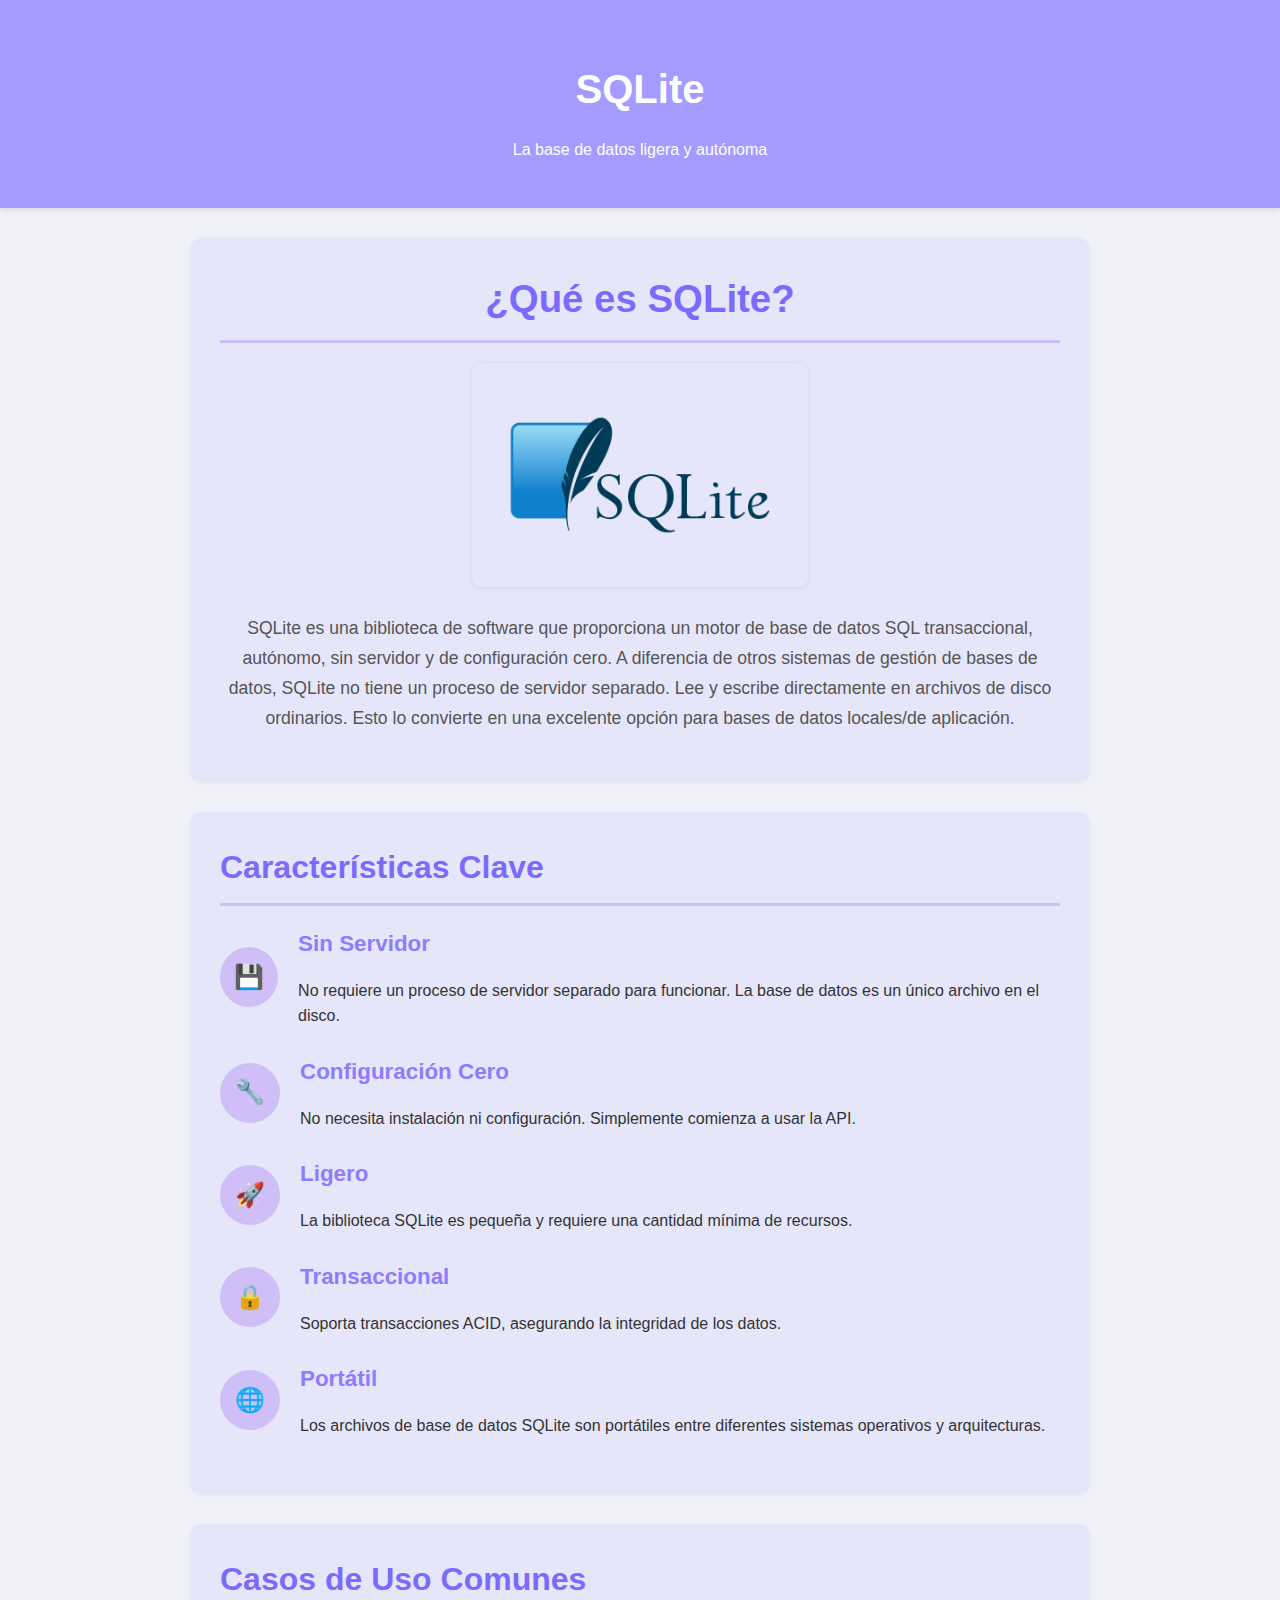
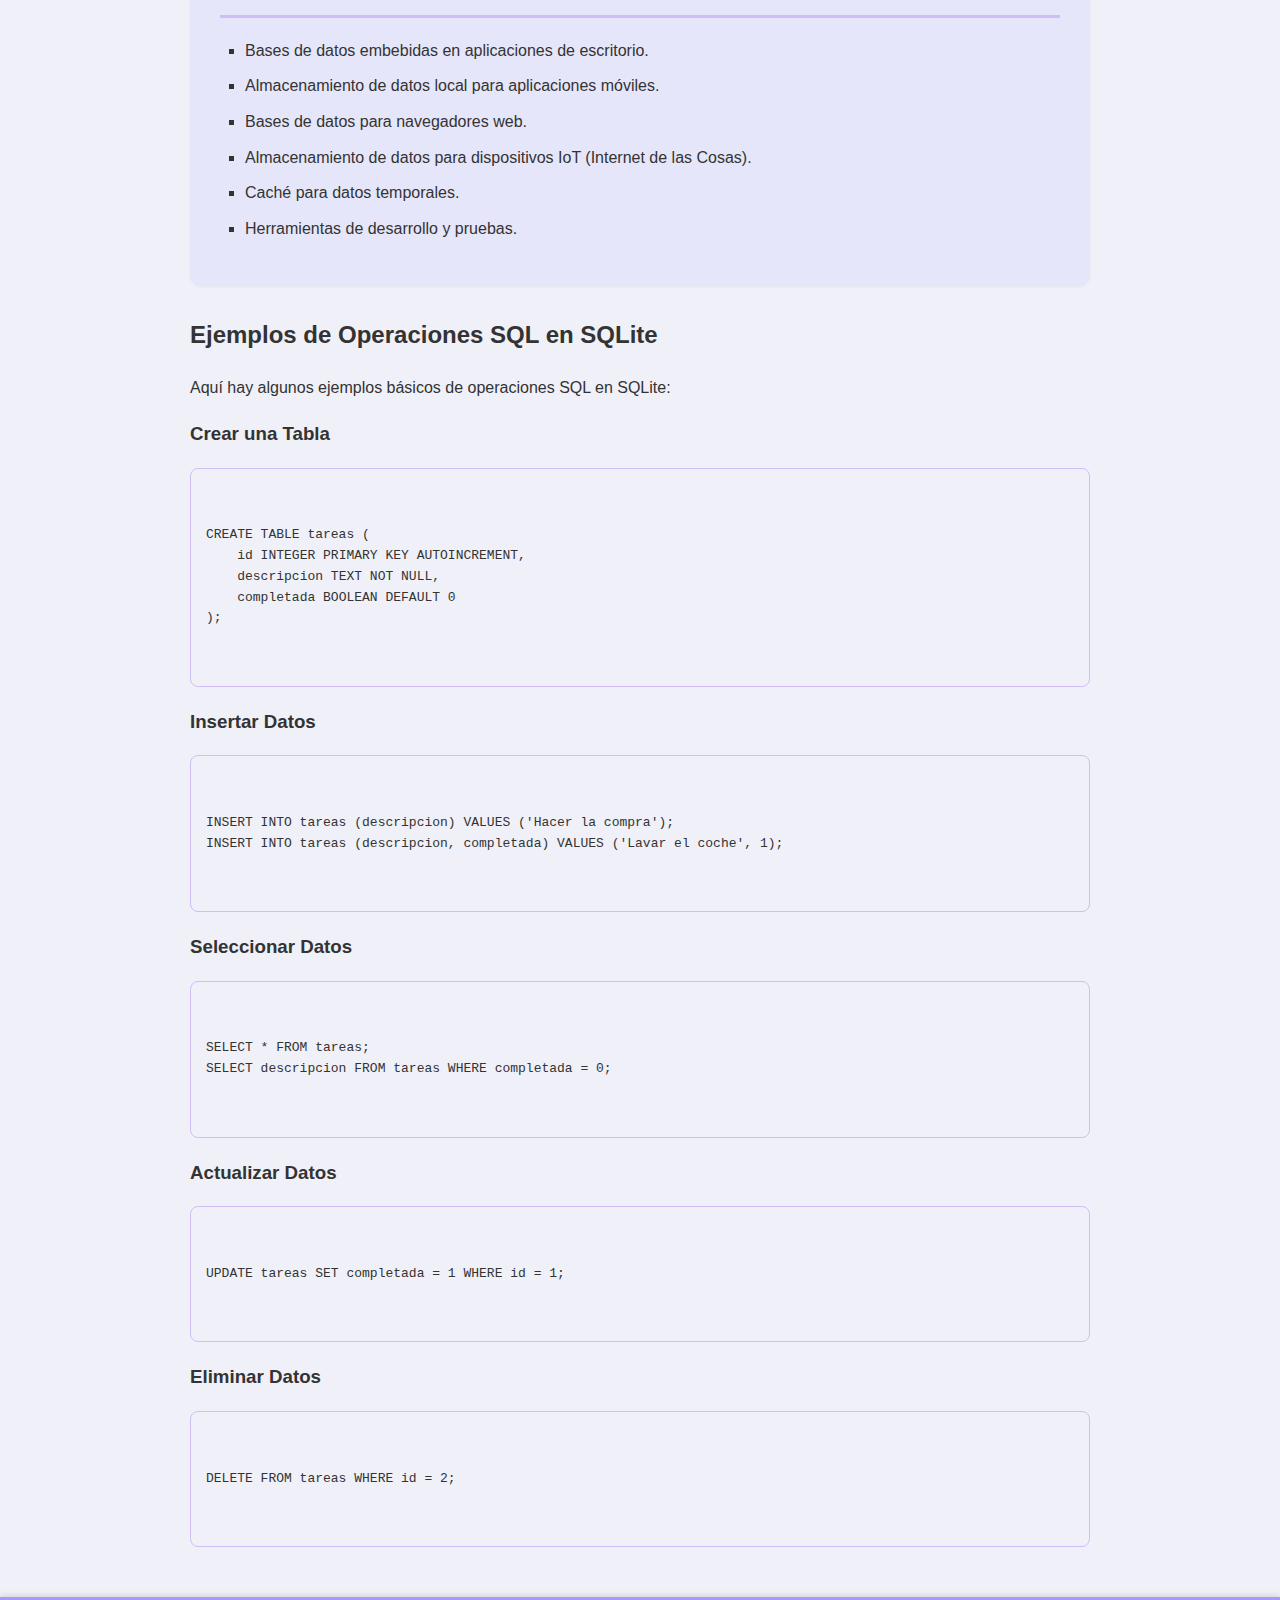
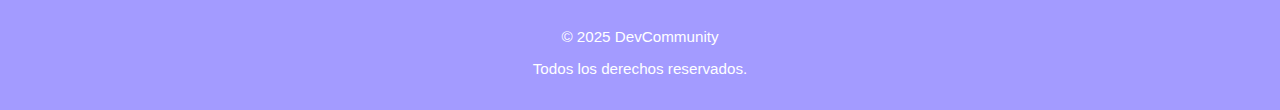
<file: sqlite.html>
<!DOCTYPE html>
<html lang="es">
<head>
    <meta charset="UTF-8">
    <meta name="viewport" content="width=device-width, initial-scale=1.0">
    <link rel="stylesheet" href="sqlite.css">
    <title>SQLite - DevCommunity</title>
    <style>

    </style>
</head>
<body>
    <header>
        <h1>SQLite</h1>
        <p>La base de datos ligera y autónoma</p>
    </header>

    <div class="container">
        <section class="overview-section">
            <h2>¿Qué es SQLite?</h2>
            <div class="image-container">
                <img src="imagenes/SQLite.png" alt="Logo de SQLite">
            </div>
            <p>SQLite es una biblioteca de software que proporciona un motor de base de datos SQL transaccional, autónomo, sin servidor y de configuración cero. A diferencia de otros sistemas de gestión de bases de datos, SQLite no tiene un proceso de servidor separado. Lee y escribe directamente en archivos de disco ordinarios. Esto lo convierte en una excelente opción para bases de datos locales/de aplicación.</p>
        </section>

        <section class="key-features-section">
            <h2>Características Clave</h2>
            <div class="key-feature">
                <div class="icon-container">💾</div>
                <div class="text-content">
                    <h3>Sin Servidor</h3>
                    <p>No requiere un proceso de servidor separado para funcionar. La base de datos es un único archivo en el disco.</p>
                </div>
            </div>
            <div class="key-feature">
                <div class="icon-container">🔧</div>
                <div class="text-content">
                    <h3>Configuración Cero</h3>
                    <p>No necesita instalación ni configuración. Simplemente comienza a usar la API.</p>
                </div>
            </div>
            <div class="key-feature">
                <div class="icon-container">🚀</div>
                <div class="text-content">
                    <h3>Ligero</h3>
                    <p>La biblioteca SQLite es pequeña y requiere una cantidad mínima de recursos.</p>
                </div>
            </div>
            <div class="key-feature">
                <div class="icon-container">🔒</div>
                <div class="text-content">
                    <h3>Transaccional</h3>
                    <p>Soporta transacciones ACID, asegurando la integridad de los datos.</p>
                </div>
            </div>
            <div class="key-feature">
                <div class="icon-container">🌐</div>
                <div class="text-content">
                    <h3>Portátil</h3>
                    <p>Los archivos de base de datos SQLite son portátiles entre diferentes sistemas operativos y arquitecturas.</p>
                </div>
            </div>
        </section>

        <section class="usage-section">
            <h2>Casos de Uso Comunes</h2>
            <ul class="usage-list">
                <li>Bases de datos embebidas en aplicaciones de escritorio.</li>
                <li>Almacenamiento de datos local para aplicaciones móviles.</li>
                <li>Bases de datos para navegadores web.</li>
                <li>Almacenamiento de datos para dispositivos IoT (Internet de las Cosas).</li>
                <li>Caché para datos temporales.</li>
                <li>Herramientas de desarrollo y pruebas.</li>
            </ul>
        </section>

        <section class="code-section">
            <h2>Ejemplos de Operaciones SQL en SQLite</h2>
            <p>Aquí hay algunos ejemplos básicos de operaciones SQL en SQLite:</p>

            <h3>Crear una Tabla</h3>
            <div class="code-example">
                <code>
CREATE TABLE tareas (
    id INTEGER PRIMARY KEY AUTOINCREMENT,
    descripcion TEXT NOT NULL,
    completada BOOLEAN DEFAULT 0
);
                </code>
            </div>

            <h3>Insertar Datos</h3>
            <div class="code-example">
                <code>
INSERT INTO tareas (descripcion) VALUES ('Hacer la compra');
INSERT INTO tareas (descripcion, completada) VALUES ('Lavar el coche', 1);
                </code>
            </div>

            <h3>Seleccionar Datos</h3>
            <div class="code-example">
                <code>
SELECT * FROM tareas;
SELECT descripcion FROM tareas WHERE completada = 0;
                </code>
            </div>

            <h3>Actualizar Datos</h3>
            <div class="code-example">
                <code>
UPDATE tareas SET completada = 1 WHERE id = 1;
                </code>
            </div>

            <h3>Eliminar Datos</h3>
            <div class="code-example">
                <code>
DELETE FROM tareas WHERE id = 2;
                </code>
            </div>
        </section>
    </div>

    <footer>
        <p>&copy; 2025 DevCommunity</p>
        <p>Todos los derechos reservados.</p>
    </footer>
</body>
</html>
</file>
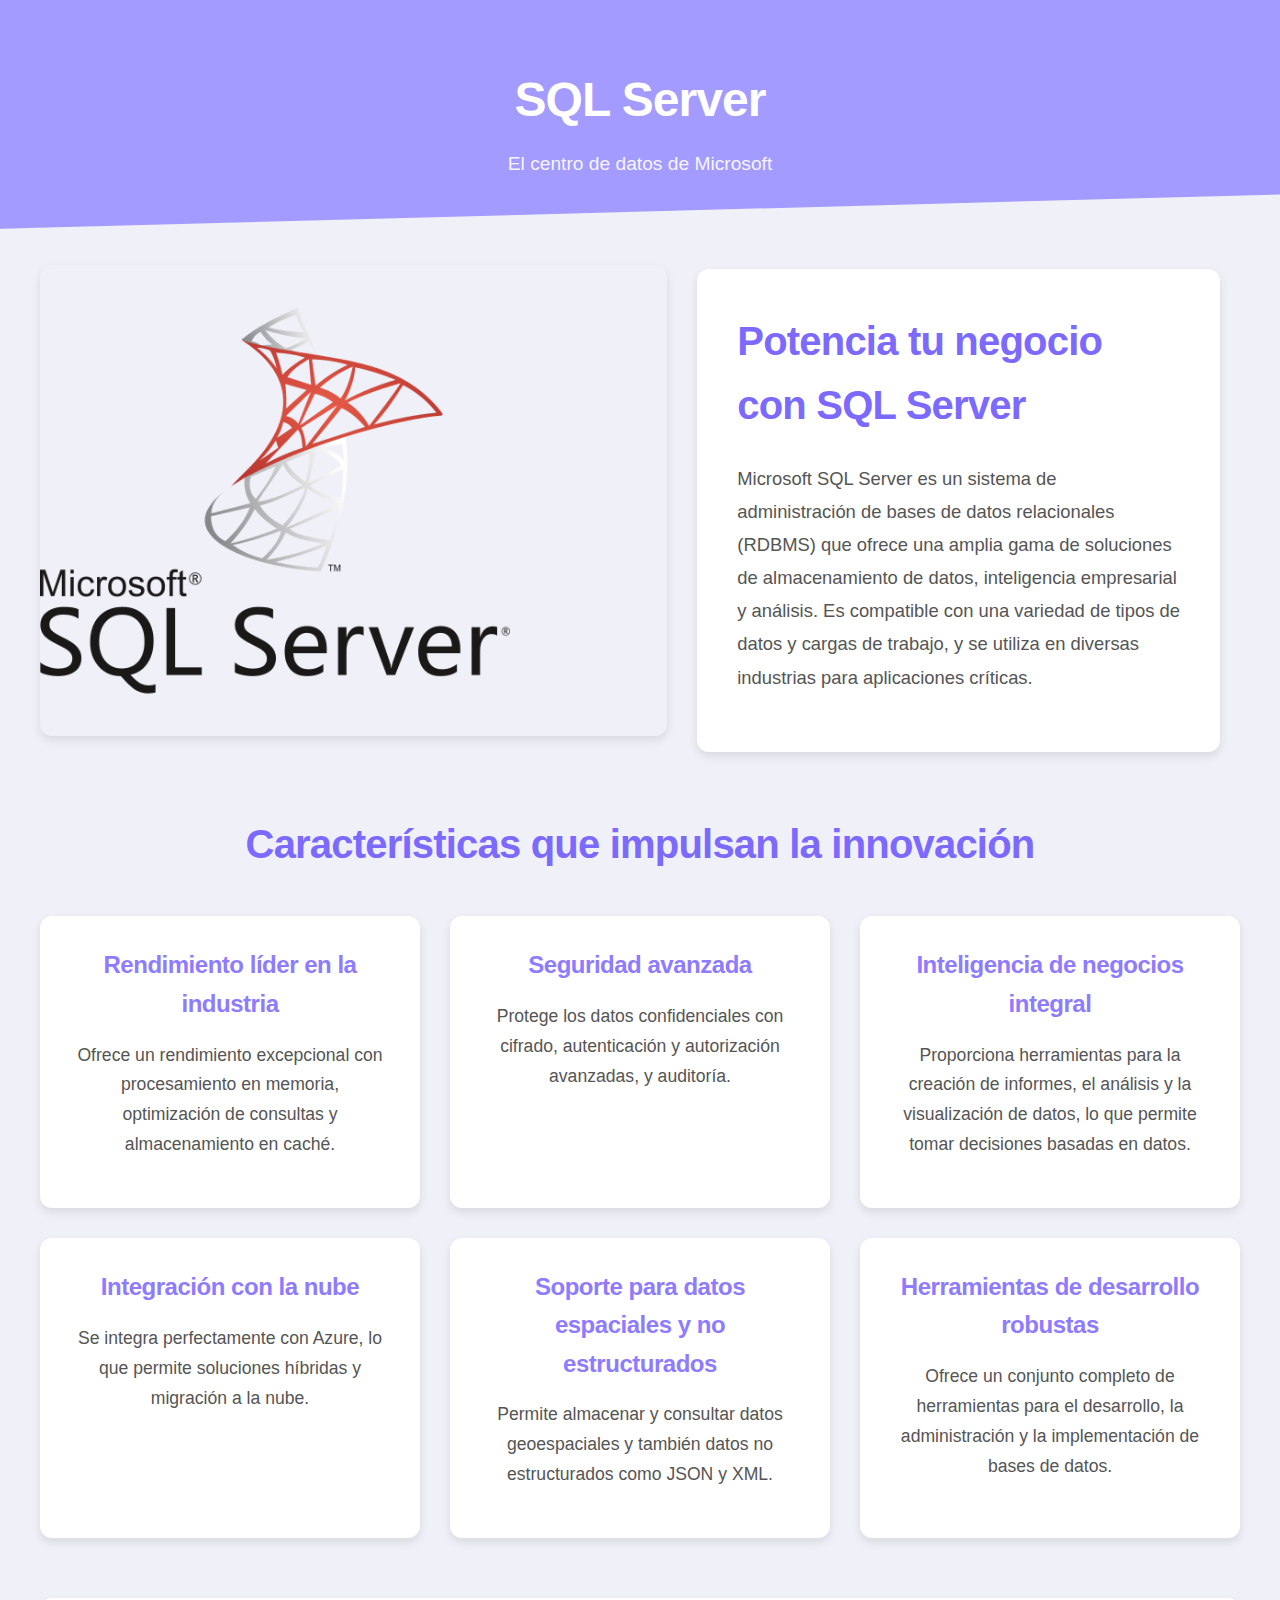
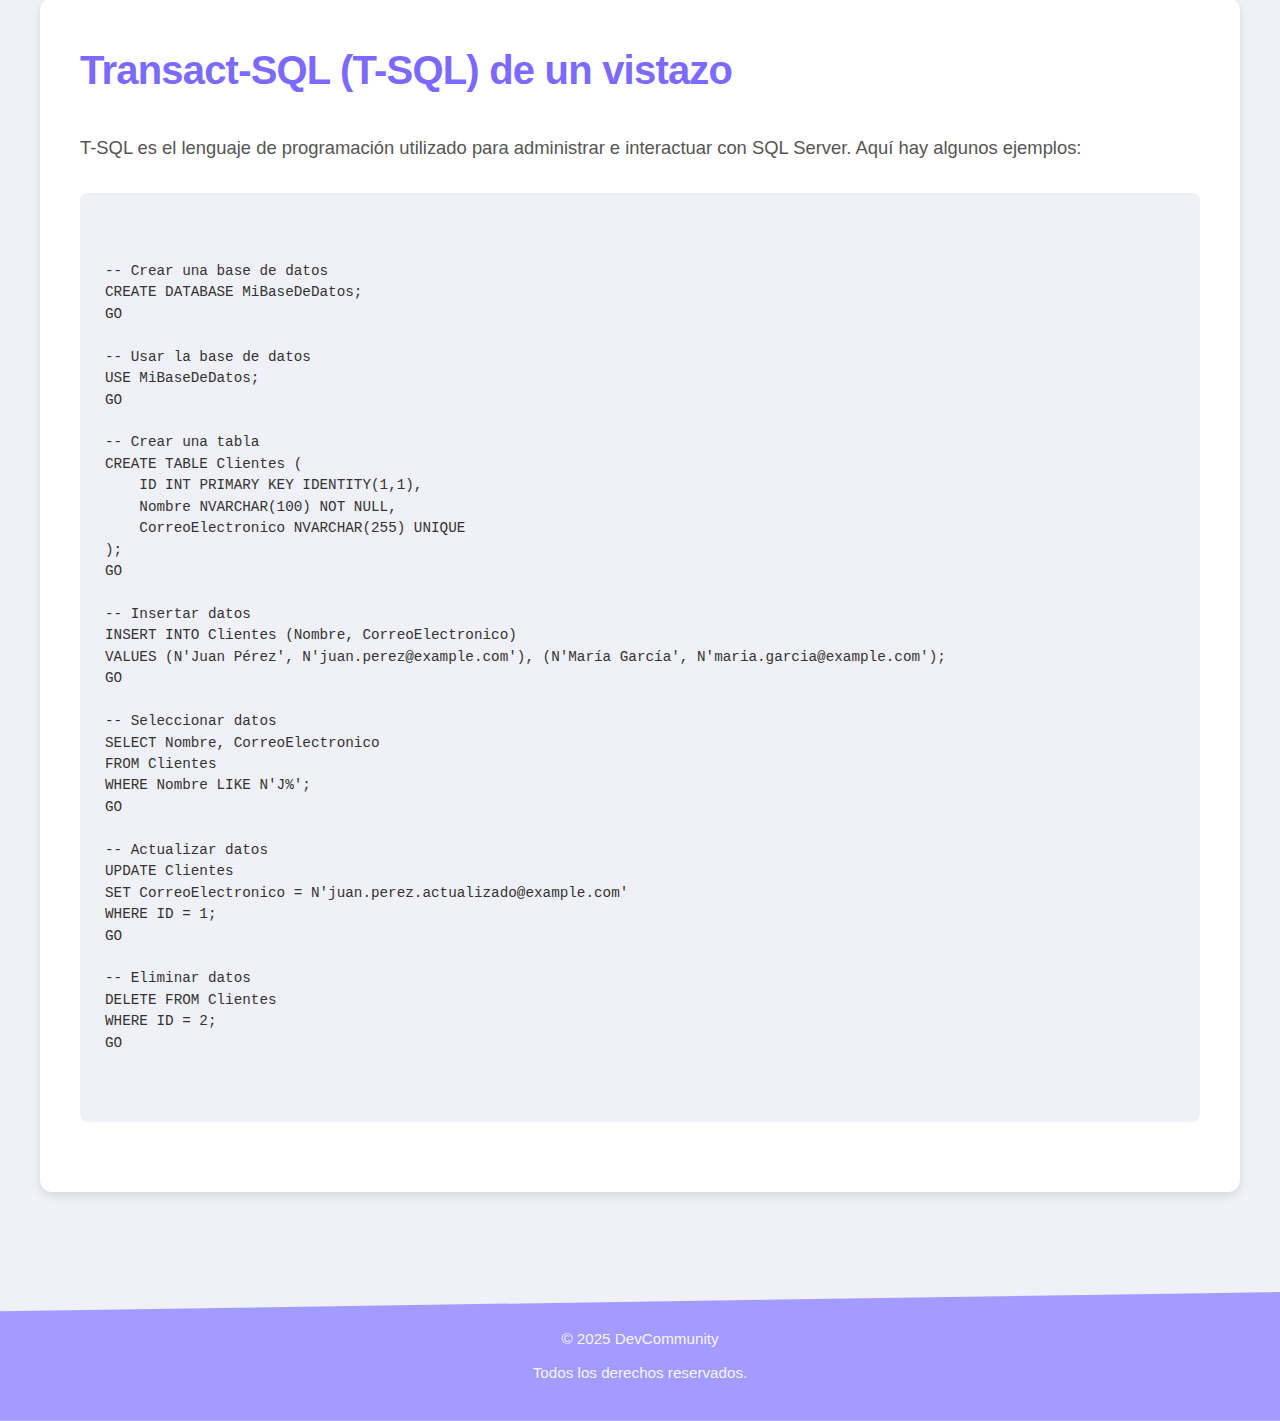
<file: sqlserver.html>
<!DOCTYPE html>
<html lang="es">
<head>
    <meta charset="UTF-8">
    <meta name="viewport" content="width=device-width, initial-scale=1.0">
    <link rel="stylesheet" href="sqlserver.css">
    <title>SQL Server - DevCommunity</title>
</head>
<body>
    <header>
        <h1>SQL Server</h1>
        <p>El centro de datos de Microsoft</p>
    </header>

    <div class="container">
        <section class="intro-section">
            <div class="image-container">
                <img src="imagenes/SQLserver.png" alt="Logo de SQL Server">
            </div>
            <div class="text-content">
                <h2>Potencia tu negocio con SQL Server</h2>
                <p>Microsoft SQL Server es un sistema de administración de bases de datos relacionales (RDBMS) que ofrece una amplia gama de soluciones de almacenamiento de datos, inteligencia empresarial y análisis.  Es compatible con una variedad de tipos de datos y cargas de trabajo, y se utiliza en diversas industrias para aplicaciones críticas.</p>
            </div>
        </section>

        <section class="key-features-section">
            <h2>Características que impulsan la innovación</h2>
            <div class="feature-cards">
                <div class="feature-card">
                    <h3>Rendimiento líder en la industria</h3>
                    <p>Ofrece un rendimiento excepcional con procesamiento en memoria, optimización de consultas y almacenamiento en caché.</p>
                </div>
                <div class="feature-card">
                    <h3>Seguridad avanzada</h3>
                    <p>Protege los datos confidenciales con cifrado, autenticación y autorización avanzadas, y auditoría.</p>
                </div>
                <div class="feature-card">
                    <h3>Inteligencia de negocios integral</h3>
                    <p>Proporciona herramientas para la creación de informes, el análisis y la visualización de datos, lo que permite tomar decisiones basadas en datos.</p>
                </div>
                <div class="feature-card">
                    <h3>Integración con la nube</h3>
                    <p>Se integra perfectamente con Azure, lo que permite soluciones híbridas y migración a la nube.</p>
                </div>
                 <div class="feature-card">
                    <h3>Soporte para datos espaciales y no estructurados</h3>
                    <p>Permite almacenar y consultar datos geoespaciales y también datos no estructurados como JSON y XML.</p>
                </div>
                 <div class="feature-card">
                    <h3>Herramientas de desarrollo robustas</h3>
                    <p>Ofrece un conjunto completo de herramientas para el desarrollo, la administración y la implementación de bases de datos.</p>
                </div>
            </div>
        </section>

        <section class="code-section">
            <h2>Transact-SQL (T-SQL) de un vistazo</h2>
            <p>T-SQL es el lenguaje de programación utilizado para administrar e interactuar con SQL Server.  Aquí hay algunos ejemplos:</p>

            <div class="code-example">
                <code>
-- Crear una base de datos
CREATE DATABASE MiBaseDeDatos;
GO

-- Usar la base de datos
USE MiBaseDeDatos;
GO

-- Crear una tabla
CREATE TABLE Clientes (
    ID INT PRIMARY KEY IDENTITY(1,1),
    Nombre NVARCHAR(100) NOT NULL,
    CorreoElectronico NVARCHAR(255) UNIQUE
);
GO

-- Insertar datos
INSERT INTO Clientes (Nombre, CorreoElectronico)
VALUES (N'Juan Pérez', N'juan.perez@example.com'), (N'María García', N'maria.garcia@example.com');
GO

-- Seleccionar datos
SELECT Nombre, CorreoElectronico
FROM Clientes
WHERE Nombre LIKE N'J%';
GO

-- Actualizar datos
UPDATE Clientes
SET CorreoElectronico = N'juan.perez.actualizado@example.com'
WHERE ID = 1;
GO

-- Eliminar datos
DELETE FROM Clientes
WHERE ID = 2;
GO
                </code>
            </div>
        </section>
    </div>

    <footer>
        <p>&copy; 2025 DevCommunity</p>
        <p>Todos los derechos reservados.</p>
    </footer>
</body>
</html>
</file>
<file: inicio.css>
body {
    font-family: sans-serif;
    margin: 0;
    background-color: #f0f0f8; /* Un tono morado pastel muy claro */
    color: #333;
}

header {
    background-color: #a39bff; /* Un tono morado pastel */
    color: white;
    padding: 20px;
    text-align: center;
}

.container {
    padding: 20px;
}

h2 {
    color: #7c6aff; /* Un tono morado pastel un poco más oscuro */
    margin-top: 30px;
    margin-bottom: 15px;
    border-bottom: 2px solid #d0bff7; /* Un tono morado pastel más claro */
    padding-bottom: 5px;
}

.general-info {
    background-color: #e6e6fa; /* Otro tono morado pastel */
    border-radius: 8px;
    padding: 20px;
    margin-bottom: 30px;
    font-family: Verdana, Geneva, Tahoma, sans-serif;
    font-size: medium;
    line-height: 2;
}

.general-info h3 {
    color: #7c6aff; /* Un tono morado pastel un poco más oscuro */
    margin-top: 0;
    margin-bottom: 10px;
}

.database-grid {
    display: flex;
    flex-wrap: wrap;
    gap: 20px;
}

.database-card {
    background-color: #e6e6fa; /* Otro tono morado pastel */
    border-radius: 8px;
    padding: 15px;
    box-sizing: border-box;
    width: calc(50% - 10px); /* Para que entren dos por fila con un espacio entre ellos */
    display: flex;
    flex-direction: column;
    align-items: center;
    justify-content: center; /* Centrar el contenido verticalmente */
    text-align: center;
    font-size: large;
    font-family: Verdana, Geneva, Tahoma, sans-serif;
    text-decoration: none; /* Eliminar el subrayado de los enlaces */
    color: #333; /* Color del texto dentro del recuadro */
    transition: background-color 0.3s ease; /* Transición suave al pasar el ratón */
}

.database-card p {
    max-width: 80%;
    margin: 0 auto 20px auto;
}

.database-card:hover {
    background-color: #d0bff7; /* Un tono morado pastel más claro al pasar el ratón */
}

.database-card img {
    max-width: 80%;
    max-height: 200px;
    margin-bottom: 10px;
    border-radius: 5px; /* Opcional: bordes redondeados para la imagen */
}

/* Estilos responsivos para pantallas más pequeñas */
@media (max-width: 768px) {
    .database-card {
        width: 100%; /* Ocupar todo el ancho en pantallas pequeñas */
    }
}

footer {
    background-color: #a39bff;
    color: white;
    padding: 20px;
    text-align: center;
    margin-top: auto;
    box-shadow: 0 -2px 5px rgba(0, 0, 0, 0.1); /* Sutil sombra superior */
    
}
</file>
<file: cassandra.css>
/* Diseño general */
body {
    font-family: Arial, sans-serif;
    margin: 0;
    background-color: #f0f0f8; /* Fondo similar a MongoDB */
    color: #333;
    display: flex;
    flex-direction: column;
    min-height: 100vh;
  }
  
  /* Encabezado: ahora con fondo sólido igual que en MongoDB */
  header {
    background-color: #a39bff; /* Mismo color del encabezado en MongoDB */
    color: #fff;
    padding: 40px 20px;
    text-align: center;
    /* Usamos el clip-path de MongoDB para dar la forma inclinada */
    clip-path: polygon(0 0, 100% 0, 100% 85%, 0 100%);
  }
  
  header h1 {
    margin: 0;
    font-size: 3em;
    font-weight: bold;
  }
  
  header p {
    margin-top: 10px;
    font-size: 1.2em;
    opacity: 0.9;
  }
  
  /* Contenedor principal */
  .main-container {
    padding: 40px 20px;
    flex: 1;
    max-width: 1200px;
    margin: auto;
  }
  
  /* Sección de descripción general */
  .overview-section {
    display: flex;
    flex-wrap: wrap;
    align-items: center;
    gap: 20px;
    margin-bottom: 60px;
    background-color: #fff;
    padding: 20px;
    border-radius: 10px;
    box-shadow: 0 4px 8px rgba(0,0,0,0.1);
  }
  
  .overview-image {
    flex: 1 1 300px;
    text-align: center;
  }
  
  .overview-image img {
    max-width: 80%;
    height: auto;
    border-radius: 50%;
  }
  
  .overview-text {
    flex: 2 1 300px;
  }
  
  .overview-text h2 {
    color: #7c6aff;  /* Usamos el mismo tono de acento */
    margin-bottom: 15px;
    font-size: 2em;
  }
  
  .overview-text p {
    font-size: 1.1em;
    line-height: 1.6;
  }
  
  /* Sección de características */
  .features-section {
    margin-bottom: 60px;
    text-align: center;
  }
  
  .features-section h2 {
    color: #7c6aff;
    font-size: 2.5em;
    margin-bottom: 30px;
  }
  
  .features-grid {
    display: grid;
    grid-template-columns: repeat(auto-fit, minmax(250px, 1fr));
    gap: 20px;
  }
  
  .feature-box {
    background-color: #fff;
    padding: 20px;
    border-radius: 8px;
    box-shadow: 0 2px 6px rgba(0,0,0,0.1);
    transition: transform 0.2s ease, box-shadow 0.2s ease;
  }
  
  .feature-box:hover {
    transform: translateY(-5px);
    box-shadow: 0 4px 12px rgba(0,0,0,0.15);
  }
  
  .feature-box h3 {
    color: #7c6aff;
    margin-top: 0;
    font-size: 1.5em;
  }
  
  .feature-box p {
    font-size: 1em;
    line-height: 1.5;
  }
  
  /* Sección de ejemplo de código (demo) */
  .demo-section h2 {
    color: #7c6aff;
    font-size: 2.5em;
    margin-bottom: 20px;
    text-align: center;
  }
  
  .demo-section p {
    font-size: 1.1em;
    line-height: 1.6;
    text-align: center;
    margin-bottom: 30px;
  }
  
  .demo-code {
    background-color: #f0f0f8;
    padding: 20px;
    border-radius: 8px;
    overflow-x: auto;
    font-family: 'Courier New', Courier, monospace;
    font-size: 1em;
    white-space: pre-wrap;
    box-shadow: 0 2px 4px rgba(0,0,0,0.1);
  }
  
  /* Pie de página */
  footer {
    background-color: #a39bff;
    color: #fff;
    text-align: center;
    padding: 20px;
  }
</file>
<file: mongodb.css>
body {
    font-family: 'Segoe UI', Tahoma, Geneva, Verdana, sans-serif;
    margin: 0;
    background-color: #f0f0f8;
    color: #333;
    display: flex;
    flex-direction: column;
    min-height: 100vh;
    line-height: 1.6;
  }
  
  header {
    background-color: hwb(245 61% 0%);
    color: #fff;
    padding: 30px 20px;
    text-align: center;
    box-shadow: 0 2px 5px rgba(0, 0, 0, 0.1);
    clip-path: polygon(0 0, 100% 0, 100% 85%, 0 100%);
  }
  
  header h1 {
    margin-bottom: 5px;
    font-size: 3em;
    font-weight: bold;
    letter-spacing: -0.02em;
  }
  
  header p {
    font-size: 1.2em;
    margin-top: 10px;
    opacity: 0.9;
  }
  
  .container {
    padding: 40px 20px;
    flex-grow: 1;
    max-width: 1200px;
    margin: 0 auto;
  }
  
  .intro-section {
    display: grid;
    grid-template-columns: 1.2fr 1fr;
    gap: 50px;
    align-items: center;
    margin-bottom: 60px;
  }
  
  .intro-section .image-container {
    text-align: center;
    border-radius: 12px;
    overflow: hidden;
    box-shadow: 0 4px 10px rgba(0, 0, 0, 0.1);
    transform: translateY(-10px);
  }
  
  .intro-section .image-container img {
    width: 75%;
    display: block;
  }
  
  .intro-section .text-content {
    background-color: #fff;
    padding: 40px;
    border-radius: 12px;
    box-shadow: 0 4px 10px rgba(0, 0, 0, 0.1);
    transform: translateX(-20px);
  }
  
  .intro-section .text-content h2 {
    color: #7c6aff;
    margin-top: 0;
    margin-bottom: 25px;
    font-size: 2.5em;
    font-weight: bold;
    letter-spacing: -0.02em;
  }
  
  .intro-section .text-content p {
    line-height: 1.8;
    font-size: 1.15em;
    color: #555;
  }
  
  .key-features-section {
    margin-bottom: 60px;
    text-align: center;
  }
  
  .key-features-section h2 {
    color: #7c6aff;
    margin-bottom: 40px;
    font-size: 2.5em;
    font-weight: bold;
    letter-spacing: -0.02em;
  }
  
  .feature-cards {
    display: grid;
    grid-template-columns: repeat(auto-fit, minmax(350px, 1fr));
    gap: 30px;
    margin-top: 20px;
  }
  
  .feature-card {
    background-color: #fff;
    border-radius: 12px;
    padding: 30px;
    box-shadow: 0 4px 10px rgba(0, 0, 0, 0.1);
    transition: transform 0.2s ease, box-shadow 0.2s ease;
  }
  
  .feature-cards {
    display: grid;
    grid-template-columns: repeat(2, 1fr); /* 2 columnas */
    gap: 20px;
  }

  .feature-card:hover {
    transform: translateY(-10px);
    box-shadow: 0 6px 15px rgba(0, 0, 0, 0.1);
  }
  
  .feature-card h3 {
    color: #8e7bff;
    margin-top: 0;
    margin-bottom: 15px;
    font-size: 1.5em;
    font-weight: bold;
    letter-spacing: -0.02em;
  }
  
  .feature-card p {
    line-height: 1.7;
    font-size: 1.1em;
    color: #555;
  }
  
  .code-section {
    background-color: #fff;
    border-radius: 12px;
    padding: 40px;
    margin-bottom: 60px;
    box-shadow: 0 4px 10px rgba(0, 0, 0, 0.1);
  }
  
  .code-section h2 {
    color: #7c6aff;
    margin-top: 0;
    margin-bottom: 30px;
    font-size: 2.5em;
    font-weight: bold;
    letter-spacing: -0.02em;
  }
  
  .code-section p {
    line-height: 1.7;
    font-size: 1.15em;
    color: #555;
    margin-bottom: 30px;
  }
  
  .code-example {
    background-color: #f0f0f8;
    border-radius: 8px;
    padding: 25px;
    margin-bottom: 30px;
    font-family: monospace;
    white-space: pre-wrap;
    overflow-x: auto;
    font-size: 1.1em;
    line-height: 1.5;
  }
  
  footer {
    background-color: #a39bff;
    color: #fff;
    padding: 25px;
    text-align: center;
    margin-top: auto;
    box-shadow: 0 -2px 5px rgba(0, 0, 0, 0.1);
    clip-path: polygon(0 15%, 100% 0, 100% 100%, 0 100%);
  }
  
  footer p {
    margin: 10px 0;
    font-size: 0.95em;
    opacity: 0.9;
  }
  
  footer a {
    color: #fff;
    text-decoration: none;
    transition: text-decoration 0.3s ease;
    font-weight: bold;
  }
  
  footer a:hover {
    text-decoration: underline;
  }
  
  @media (max-width: 768px) {
    .intro-section {
      grid-template-columns: 1fr;
      text-align: center;
    }
    .intro-section .image-container {
      transform: translateY(0);
    }
    .intro-section .text-content {
      transform: translateX(0);
    }
    .feature-cards {
      grid-template-columns: 1fr;
    }
    header h1 {
      font-size: 2.5em;
    }
    .intro-section h2 {
      font-size: 2em;
    }
    .key-features-section h2 {
      font-size: 2em;
    }
    .code-section h2 {
      font-size: 2em;
    }
  }
</file>
<file: mysql.css>
body {
    font-family: 'Segoe UI', Tahoma, Geneva, Verdana, sans-serif;
    margin: 0;
    background-color: #f0f0f8; /* pastel lightest */
    color: #333; /* text primary */
    display: flex;
    flex-direction: column;
    min-height: 100vh;
    line-height: 1.6;
}

header {
    background-color: #a39bff; /* pastel medium */
    color: #fff; /* white */
    padding: 30px 20px;
    text-align: center;
    box-shadow: 0 2px 5px rgba(0, 0, 0, 0.1);
}

header h1 {
    margin-bottom: 5px;
    font-size: 2.5em;
    font-weight: bold;
}

.container {
    padding: 30px 20px;
    flex-grow: 1;
    max-width: 1000px;
    margin: 0 auto;
}

.section {
    background-color: #e6e6fa; /* pastel light */
    border-radius: 12px;
    padding: 30px;
    margin-bottom: 30px;
    box-shadow: 0 1px 3px rgba(0, 0, 0, 0.05);
}

.section h2 {
    color: #7c6aff; /* pastel dark */
    margin-top: 0;
    margin-bottom: 20px;
    border-bottom: 3px solid #d0bff7; /* pastel medium light */
    padding-bottom: 10px;
    font-size: 2em;
    font-weight: bold;
}

.section h3 {
    color: #8e7bff; /* accent color */
    margin-top: 25px;
    margin-bottom: 15px;
    font-size: 1.6em;
    font-weight: bold;
}

.section p {
    margin-bottom: 15px;
    line-height: 1.7;
}

.section ul {
    padding-left: 25px;
    margin-bottom: 15px;
    list-style-type: disc;
}

.section li {
    margin-bottom: 8px;
}

.image-container {
    text-align: center;
    margin-bottom: 20px;
}

.image-container img {
    max-width: 50%;
    max-height: 15%;
    border-radius: 8px;
    box-shadow: 0 1px 5px rgba(0, 0, 0, 0.1);
}

footer {
    background-color: #a39bff; /* pastel medium */
    color: #fff; /* white */
    padding: 20px;
    text-align: center;
    margin-top: auto;
    box-shadow: 0 -2px 5px rgba(0, 0, 0, 0.1);
}

footer p {
    margin: 8px 0;
    font-size: 0.95em;
}

footer a {
    color: #fff; /* white */
    text-decoration: none;
    transition: text-decoration 0.3s ease;
}

footer a:hover {
    text-decoration: underline;
}

.code-example {
    background-color: #f0f0f8; /* pastel lightest */
    border: 1px solid #d0bff7; /* pastel medium light */
    border-radius: 8px;
    padding: 15px;
    margin-bottom: 20px;
    font-family: monospace;
    white-space: pre-wrap;
    overflow-x: auto;
}
</file>
<file: neo4j.css>
/* Diseño general */
body {
    font-family: Arial, sans-serif;
    margin: 0;
    background-color: #f0f0f8;
    color: #333;
    display: flex;
    flex-direction: column;
    min-height: 100vh;
  }
  
  /* Encabezado */
  header {
    background-color: #a39bff;
    color: #fff;
    padding: 40px 20px;
    text-align: center;
    clip-path: polygon(0 0, 100% 0, 100% 85%, 0 100%);
  }
  .header-content {
    max-width: 800px;
    margin: auto;
  }
  header h1 {
    margin: 0;
    font-size: 3em;
    font-weight: bold;
  }
  header p {
    font-size: 1.2em;
    margin-top: 10px;
    opacity: 0.9;
  }
  
  /* Contenedor principal */
  .container {
    flex: 1;
    padding: 40px 20px;
    max-width: 1200px;
    margin: auto;
  }
  
  /* Sección de Introducción */
  .intro-section {
    display: flex;
    flex-wrap: wrap;
    gap: 20px;
    margin-bottom: 40px;
    background-color: #fff;
    padding: 30px;
    border-radius: 8px;
    box-shadow: 0 4px 8px rgba(0,0,0,0.1);
  }
  .intro-image {
    flex: 1 1 250px;
    text-align: center;
  }
  .intro-image img {
    max-width: 80%;
    border-radius: 8px;
    box-shadow: 0 2px 4px rgba(0,0,0,0.1);
  }
  .intro-text {
    flex: 2 1 300px;
  }
  .intro-text h2 {
    color: #7c6aff;
    margin-top: 0;
    font-size: 2.2em;
  }
  .intro-text p {
    font-size: 1.1em;
    line-height: 1.6;
  }
  
  /* Sección de Características */
  .features-section {
    margin-bottom: 40px;
    text-align: center;
  }
  .features-section h2 {
    color: #7c6aff;
    font-size: 2.5em;
    margin-bottom: 20px;
  }
  .features-grid {
    display: grid;
    grid-template-columns: repeat(auto-fit, minmax(250px, 1fr));
    gap: 20px;
  }
  .feature-box {
    background-color: #fff;
    padding: 20px;
    border-radius: 8px;
    box-shadow: 0 2px 6px rgba(0,0,0,0.1);
    transition: transform 0.2s ease, box-shadow 0.2s ease;
  }
  .feature-box:hover {
    transform: translateY(-5px);
    box-shadow: 0 4px 12px rgba(0,0,0,0.15);
  }
  .feature-box h3 {
    margin-top: 0;
    color: #7c6aff;
    font-size: 1.5em;
  }
  .feature-box p {
    font-size: 1em;
    line-height: 1.5;
  }
  
  /* Sección de Ventajas y Casos de Uso */
  .use-cases-section {
    margin-bottom: 40px;
    background-color: #fff;
    padding: 30px;
    border-radius: 8px;
    box-shadow: 0 4px 8px rgba(0,0,0,0.1);
  }
  .use-cases-section h2 {
    color: #7c6aff;
    font-size: 2.5em;
    text-align: center;
    margin-bottom: 20px;
  }
  .cases-content {
    display: flex;
    flex-wrap: wrap;
    gap: 20px;
    justify-content: space-around;
    margin-bottom: 15px;
  }
  .case {
    flex: 1 1 250px;
    background-color: #f9f9fd;
    padding: 15px;
    border-radius: 8px;
    box-shadow: 0 2px 4px rgba(0,0,0,0.1);
  }
  .case h3 {
    margin-top: 0;
    color: #7c6aff;
    font-size: 1.4em;
  }
  .case p {
    font-size: 1em;
    line-height: 1.5;
  }
  .additional-info {
    text-align: center;
    font-size: 1.1em;
    margin-top: 10px;
  }
  
  /* Sección de Ejemplo Cypher */
  .cypher-section {
    margin-bottom: 40px;
    background-color: #fff;
    padding: 30px;
    border-radius: 8px;
    box-shadow: 0 4px 8px rgba(0,0,0,0.1);
  }
  .cypher-section h2 {
    color: #7c6aff;
    font-size: 2.5em;
    text-align: center;
    margin-bottom: 15px;
  }
  .cypher-section p {
    font-size: 1.1em;
    line-height: 1.6;
    text-align: center;
    margin-bottom: 20px;
  }
  .code-block {
    background-color: #f0f0f8;
    padding: 20px;
    border-radius: 8px;
    overflow-x: auto;
    font-family: 'Courier New', Courier, monospace;
    font-size: 1em;
    white-space: pre-wrap;
    box-shadow: 0 2px 4px rgba(0,0,0,0.1);
  }
  
  /* Sección de Recursos */
  .resources-section {
    margin-bottom: 40px;
    background-color: #fff;
    padding: 30px;
    border-radius: 8px;
    box-shadow: 0 4px 8px rgba(0,0,0,0.1);
  }
  .resources-section h2 {
    color: #7c6aff;
    font-size: 2.5em;
    text-align: center;
    margin-bottom: 15px;
  }
  .resources-section p {
    font-size: 1.1em;
    text-align: center;
    margin-bottom: 15px;
  }
  .resources-section ul {
    list-style: none;
    padding: 0;
    text-align: center;
  }
  .resources-section li {
    margin: 8px 0;
  }
  .resources-section a {
    color: #7c6aff;
    text-decoration: none;
    font-weight: bold;
    transition: text-decoration 0.3s ease;
  }
  .resources-section a:hover {
    text-decoration: underline;
  }
  
  /* Pie de Página */
  footer {
    background-color: #a39bff;
    color: #fff;
    text-align: center;
    padding: 20px;
  }
</file>
<file: postgresql.css>
body {
    font-family: 'Segoe UI', Tahoma, Geneva, Verdana, sans-serif;
    margin: 0;
    background-color: #f0f0f8; /* pastel lightest */
    color: #333; /* text primary */
    display: flex;
    flex-direction: column;
    min-height: 100vh;
    line-height: 1.6;
}

header {
    background-color: #a39bff; /* pastel medium */
    color: #fff; /* white */
    padding: 30px 20px;
    text-align: center;
    box-shadow: 0 2px 5px rgba(0, 0, 0, 0.1);
}

header h1 {
    margin-bottom: 5px;
    font-size: 2.5em;
    font-weight: bold;
}

.container {
    padding: 30px 20px;
    flex-grow: 1;
    max-width: 1000px;
    margin: 0 auto;
}

.intro-section {
    background-color: #e6e6fa; /* pastel light */
    border-radius: 12px;
    padding: 30px;
    margin-bottom: 30px;
    box-shadow: 0 1px 3px rgba(0, 0, 0, 0.05);
    display: flex;
    gap: 30px;
    align-items: center;
}

.intro-section .image-container {
    flex-shrink: 0;
    max-width: 300px;
}

.intro-section .image-container img {
    max-width: 100%;
    border-radius: 8px;
    box-shadow: 0 1px 5px rgba(0, 0, 0, 0.1);
}

.intro-section .text-content h2 {
    color: #7c6aff; /* pastel dark */
    margin-top: 0;
    margin-bottom: 15px;
    font-size: 2.2em;
    font-weight: bold;
    border-bottom: 2px solid #d0bff7; /* pastel medium light */
    padding-bottom: 8px;
}

.intro-section .text-content p {
    line-height: 1.7;
    margin-bottom: 15px;
}

.feature-section {
    background-color: #e6e6fa; /* pastel light */
    border-radius: 12px;
    padding: 30px;
    margin-bottom: 30px;
    box-shadow: 0 1px 3px rgba(0, 0, 0, 0.05);
}

.feature-section h2 {
    color: #7c6aff; /* pastel dark */
    margin-top: 0;
    margin-bottom: 20px;
    font-size: 2em;
    font-weight: bold;
    border-bottom: 3px solid #d0bff7; /* pastel medium light */
    padding-bottom: 10px;
}

.feature-list {
    display: grid;
    grid-template-columns: repeat(auto-fit, minmax(300px, 1fr));
    gap: 20px;
    padding-left: 0;
    list-style: none;
}

.feature-item {
    background-color: #f0f0f8; /* pastel lightest */
    border-radius: 8px;
    padding: 20px;
    box-shadow: 0 1px 3px rgba(0, 0, 0, 0.05);
}

.feature-item h3 {
    color: #8e7bff; /* accent color */
    margin-top: 0;
    margin-bottom: 10px;
    font-size: 1.4em;
    font-weight: bold;
}

.feature-item p {
    line-height: 1.6;
    margin-bottom: 0;
}

.code-section {
    background-color: #e6e6fa; /* pastel light */
    border-radius: 12px;
    padding: 30px;
    margin-bottom: 30px;
    box-shadow: 0 1px 3px rgba(0, 0, 0, 0.05);
}

.code-section h2 {
    color: #7c6aff; /* pastel dark */
    margin-top: 0;
    margin-bottom: 20px;
    font-size: 2em;
    font-weight: bold;
    border-bottom: 3px solid #d0bff7; /* pastel medium light */
    padding-bottom: 10px;
}

.code-example {
    background-color: #f0f0f8; /* pastel lightest */
    border: 1px solid #d0bff7; /* pastel medium light */
    border-radius: 8px;
    padding: 15px;
    margin-bottom: 20px;
    font-family: monospace;
    white-space: pre-wrap;
    overflow-x: auto;
}

footer {
    background-color: #a39bff; /* pastel medium */
    color: #fff; /* white */
    padding: 20px;
    text-align: center;
    margin-top: auto;
    box-shadow: 0 -2px 5px rgba(0, 0, 0, 0.1);
}

footer p {
    margin: 8px 0;
    font-size: 0.95em;
}

footer a {
    color: #fff; /* white */
    text-decoration: none;
    transition: text-decoration 0.3s ease;
}

footer a:hover {
    text-decoration: underline;
}
</file>
<file: sqlite.css>
body {
    font-family: 'Segoe UI', Tahoma, Geneva, Verdana, sans-serif;
    margin: 0;
    background-color: #f0f0f8; /* pastel lightest */
    color: #333; /* text primary */
    display: flex;
    flex-direction: column;
    min-height: 100vh;
    line-height: 1.6;
}

header {
    background-color: #a39bff; /* pastel medium */
    color: #fff; /* white */
    padding: 30px 20px;
    text-align: center;
    box-shadow: 0 2px 5px rgba(0, 0, 0, 0.1);
}

header h1 {
    margin-bottom: 5px;
    font-size: 2.5em;
    font-weight: bold;
}

.container {
    padding: 30px 20px;
    flex-grow: 1;
    max-width: 900px; /* Ancho un poco más reducido para SQLite */
    margin: 0 auto;
}

.overview-section {
    background-color: #e6e6fa; /* pastel light */
    border-radius: 12px;
    padding: 30px;
    margin-bottom: 30px;
    box-shadow: 0 1px 3px rgba(0, 0, 0, 0.05);
    text-align: center;
}

.overview-section h2 {
    color: #7c6aff; /* pastel dark */
    margin-top: 0;
    margin-bottom: 20px;
    font-size: 2.4em;
    font-weight: bold;
    border-bottom: 3px solid #d0bff7; /* pastel medium light */
    padding-bottom: 10px;
}

.overview-section .image-container {
    margin-bottom: 20px;
}

.overview-section .image-container img {
    max-width: 40%;
    border-radius: 8px;
    box-shadow: 0 1px 5px rgba(0, 0, 0, 0.1);
}

.overview-section p {
    line-height: 1.7;
    font-size: 1.1em;
    color: #555; /* text secondary */
}

.key-features-section {
    background-color: #e6e6fa; /* pastel light */
    border-radius: 12px;
    padding: 30px;
    margin-bottom: 30px;
    box-shadow: 0 1px 3px rgba(0, 0, 0, 0.05);
}

.key-features-section h2 {
    color: #7c6aff; /* pastel dark */
    margin-top: 0;
    margin-bottom: 20px;
    font-size: 2em;
    font-weight: bold;
    border-bottom: 3px solid #d0bff7; /* pastel medium light */
    padding-bottom: 10px;
}

.key-feature {
    display: flex;
    gap: 20px;
    margin-bottom: 25px;
    align-items: center;
}

.key-feature .icon-container {
    background-color: #d0bff7; /* pastel medium light */
    color: #7c6aff; /* pastel dark */
    border-radius: 50%;
    width: 60px;
    height: 60px;
    display: flex;
    justify-content: center;
    align-items: center;
    font-size: 1.5em;
}

.key-feature .text-content h3 {
    color: #8e7bff; /* accent color */
    margin-top: 0;
    margin-bottom: 5px;
    font-size: 1.4em;
    font-weight: bold;
}

.key-feature .text-content p {
    line-height: 1.6;
    margin-bottom: 0;
}

.usage-section {
    background-color: #e6e6fa; /* pastel light */
    border-radius: 12px;
    padding: 30px;
    margin-bottom: 30px;
    box-shadow: 0 1px 3px rgba(0, 0, 0, 0.05);
}

.usage-section h2 {
    color: #7c6aff; /* pastel dark */
    margin-top: 0;
    margin-bottom: 20px;
    font-size: 2em;
    font-weight: bold;
    border-bottom: 3px solid #d0bff7; /* pastel medium light */
    padding-bottom: 10px;
}

.usage-list {
    padding-left: 25px;
    margin-bottom: 15px;
    list-style-type: square;
}

.usage-list li {
    margin-bottom: 10px;
    line-height: 1.6;
}

.code-example {
    background-color: #f0f0f8; /* pastel lightest */
    border: 1px solid #d0bff7; /* pastel medium light */
    border-radius: 8px;
    padding: 15px;
    margin-bottom: 20px;
    font-family: monospace;
    white-space: pre-wrap;
    overflow-x: auto;
}

footer {
    background-color: #a39bff; /* pastel medium */
    color: #fff; /* white */
    padding: 20px;
    text-align: center;
    margin-top: auto;
    box-shadow: 0 -2px 5px rgba(0, 0, 0, 0.1);
}

footer p {
    margin: 8px 0;
    font-size: 0.95em;
}

footer a {
    color: #fff; /* white */
    text-decoration: none;
    transition: text-decoration 0.3s ease;
}

footer a:hover {
    text-decoration: underline;
}
</file>
<file: sqlserver.css>
body {
    font-family: 'Segoe UI', Tahoma, Geneva, Verdana, sans-serif;
    margin: 0;
    background-color: #f0f0f8; /* pastel lightest */
    color: #333; /* text primary */
    display: flex;
    flex-direction: column;
    min-height: 100vh;
    line-height: 1.6;
}

header {
    background-color: #a39bff; /* pastel medium */
    color: #fff; /* white */
    padding: 30px 20px;
    text-align: center;
    box-shadow: 0 2px 5px rgba(0, 0, 0, 0.1);
    clip-path: polygon(0 0, 100% 0, 100% 85%, 0 100%); /* Forma inclinada */
}

header h1 {
    margin-bottom: 5px;
    font-size: 3em; /* Más grande */
    font-weight: bold;
    letter-spacing: -0.02em;
}

header p {
    font-size: 1.2em;
    margin-top: 10px;
    opacity: 0.9;
}

.container {
    padding: 40px 20px;
    flex-grow: 1;
    max-width: 1200px;
    margin: 0 auto;
}

.intro-section {
    display: grid;
    grid-template-columns: 1.2fr 1fr; /* Imagen más grande */
    gap: 50px;
    align-items: center;
    margin-bottom: 60px;
}

.intro-section .image-container {
    text-align: center;
    border-radius: 12px;
    overflow: hidden;
    box-shadow: 0 4px 10px rgba(0, 0, 0, 0.1); /* Sombra más pronunciada */
    transform: translateY(-10px); /* Ligeramente elevado */
}

.intro-section .image-container img {
    width: 75%;
    display: block;
    
}

.intro-section .text-content {
    background-color: #fff;
    padding: 40px;
    border-radius: 12px;
    box-shadow: 0 4px 10px rgba(0, 0, 0, 0.1);
    transform: translateX(-20px); /* Ligeramente desplazado */
}


.intro-section .text-content h2 {
    color: #7c6aff; /* pastel dark */
    margin-top: 0;
    margin-bottom: 25px;
    font-size: 2.5em;
    font-weight: bold;
    letter-spacing: -0.02em;
}

.intro-section .text-content p {
    line-height: 1.8; /* Más espaciado */
    font-size: 1.15em;
    color: #555;
}

.key-features-section {
    margin-bottom: 60px;
    text-align: center;
}

.key-features-section h2 {
    color: #7c6aff; /* pastel dark */
    margin-bottom: 40px;
    font-size: 2.5em;
    font-weight: bold;
    letter-spacing: -0.02em;
}


.feature-cards {
    display: grid;
    grid-template-columns: repeat(auto-fit, minmax(350px, 1fr)); /* Más ancho */
    gap: 30px;
    margin-top: 20px;
}

.feature-card {
    background-color: #fff;
    border-radius: 12px;
    padding: 30px;
    box-shadow: 0 4px 10px rgba(0, 0, 0, 0.1);
    transition: transform 0.2s ease, box-shadow 0.2s ease;
}

.feature-card:hover {
    transform: translateY(-10px);
    box-shadow: 0 6px 15px rgba(0, 0, 0, 0.1);
}

.feature-card h3 {
    color: #8e7bff; /* accent color */
    margin-top: 0;
    margin-bottom: 15px;
    font-size: 1.5em;
    font-weight: bold;
    letter-spacing: -0.02em;
}

.feature-card p {
    line-height: 1.7;
    font-size: 1.1em;
    color: #555;
}

.code-section {
    background-color: #fff;
    border-radius: 12px;
    padding: 40px;
    margin-bottom: 60px;
    box-shadow: 0 4px 10px rgba(0, 0, 0, 0.1);
}

.code-section h2 {
    color: #7c6aff; /* pastel dark */
    margin-top: 0;
    margin-bottom: 30px;
    font-size: 2.5em;
    font-weight: bold;
    letter-spacing: -0.02em;
}

.code-section p{
    line-height: 1.7;
    font-size: 1.15em;
    color: #555;
    margin-bottom: 30px;
}

.code-example {
    background-color: #f0f0f8; /* pastel lightest */
    border-radius: 8px;
    padding: 25px;
    margin-bottom: 30px;
    font-family: monospace;
    white-space: pre-wrap;
    overflow-x: auto;
    font-size: 1.1em;
    line-height: 1.5;
}

footer {
    background-color: #a39bff; /* pastel medium */
    color: #fff; /* white */
    padding: 25px;
    text-align: center;
    margin-top: auto;
    box-shadow: 0 -2px 5px rgba(0, 0, 0, 0.1);
    clip-path: polygon(0 15%, 100% 0, 100% 100%, 0 100%); /* Forma inclinada */
}

footer p {
    margin: 10px 0;
    font-size: 0.95em;
    opacity: 0.9;
}

footer a {
    color: #fff;
    text-decoration: none;
    transition: text-decoration 0.3s ease;
    font-weight: bold;
}

footer a:hover {
    text-decoration: underline;
}

@media (max-width: 768px) {
    .intro-section {
        grid-template-columns: 1fr;
        text-align: center;
    }
    .intro-section .image-container {
        transform: translateY(0);
    }
    .intro-section .text-content{
        transform: translateX(0);
    }
    .feature-cards {
        grid-template-columns: 1fr;
    }
    header h1{
        font-size: 2.5em;
    }
    .intro-section h2{
        font-size: 2em;
    }
    .key-features-section h2{
         font-size: 2em;
    }
    .code-section h2{
         font-size: 2em;
    }
}
</file>
